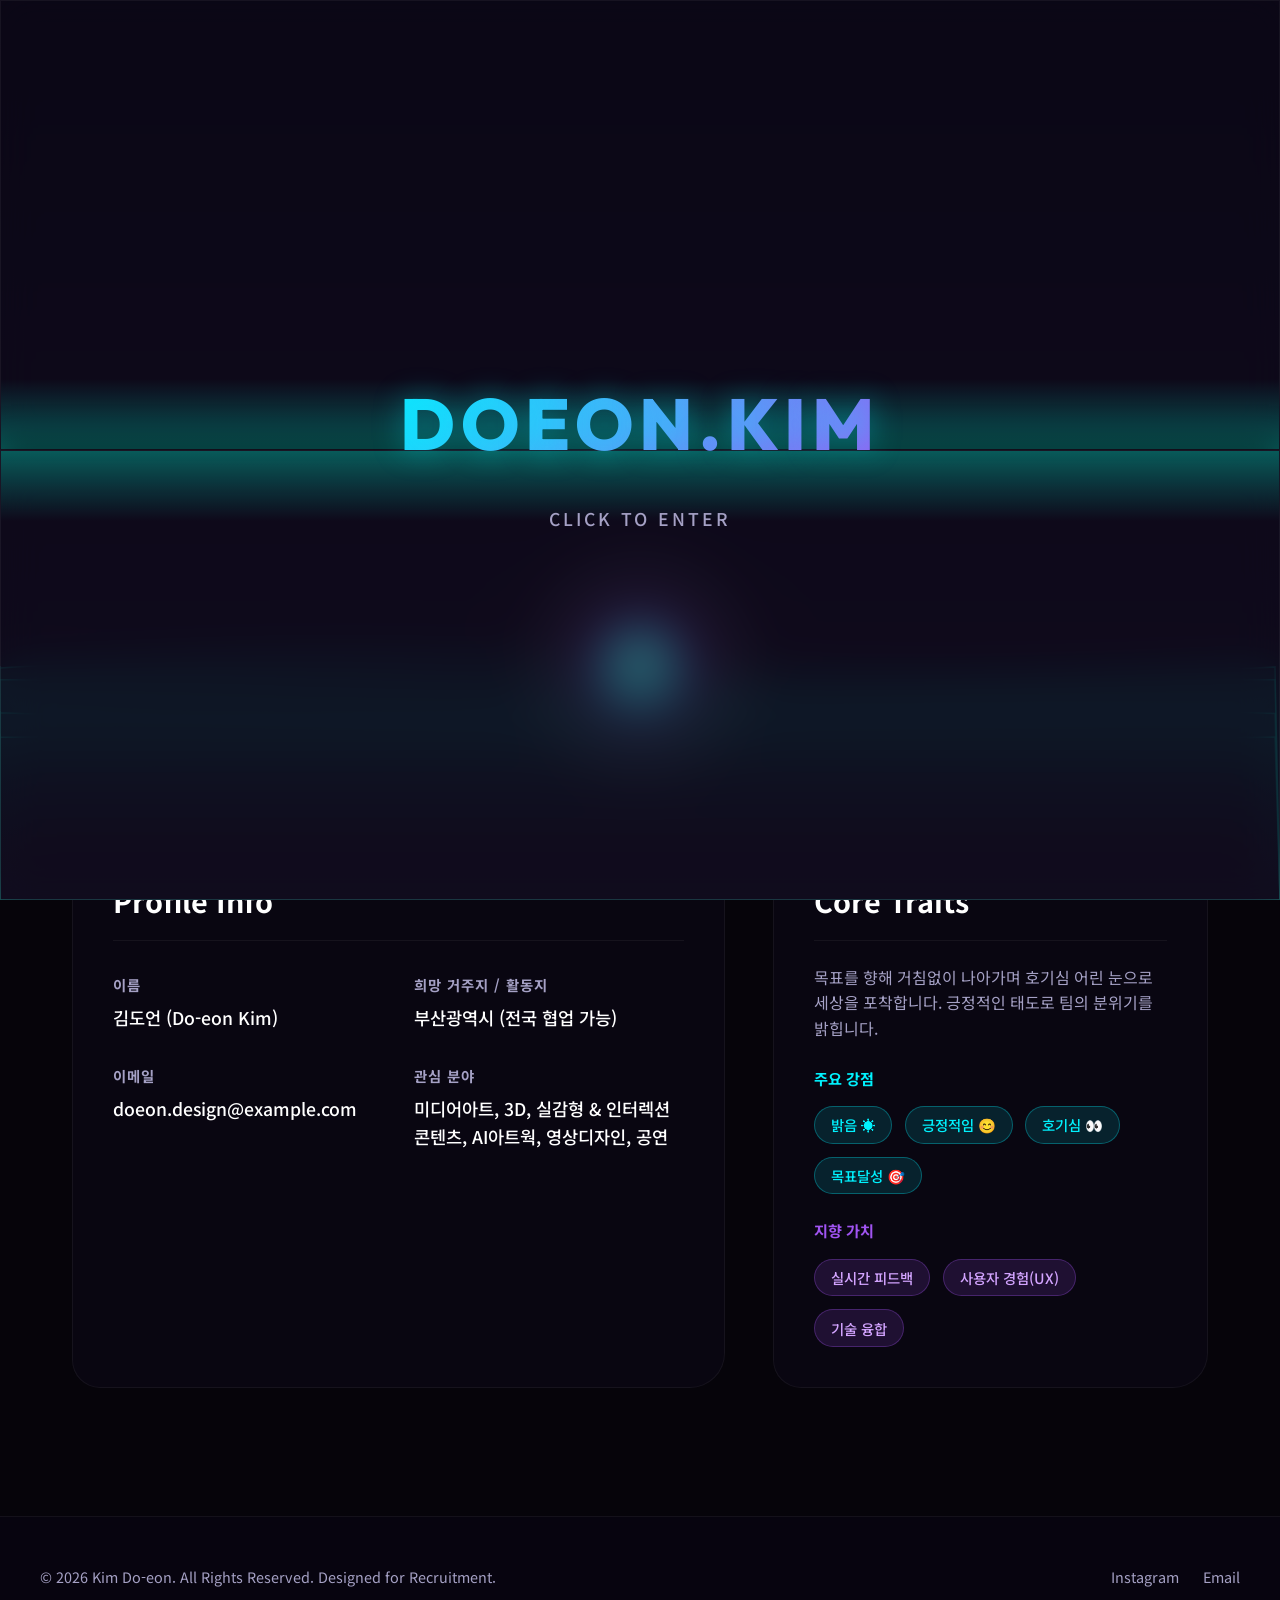
<file: index.html>
<!DOCTYPE html>
<html lang="ko">
<head>
  <meta charset="UTF-8">
  <meta name="viewport" content="width=device-width, initial-scale=1.0">
  <meta name="description" content="김도언 - 미디어아티스트 & 실감형 콘텐츠 디자이너 취업 포트폴리오 웹사이트입니다.">
  <title>김도언 | 개인 포트폴리오</title>
  <link rel="stylesheet" href="style.css">
</head>
<body>

  <!-- Header & Navigation -->
  <header>
    <div class="nav-container">
      <a href="index.html" class="logo">DOEON<span>.KIM</span></a>
      <nav>
        <ul>
          <li><a href="index.html" class="active">인적사항</a></li>
          <li><a href="activity.html">활동사항</a></li>
          <li><a href="skills.html">자격 및 역량</a></li>
        </ul>
      </nav>
    </div>
  </header>

  <!-- Main Container -->
  <main class="container animate-fade-in">
    
    <!-- Hero Section -->
    <section class="hero-section">
      <div class="hero-text">
        <span class="logo" style="font-size: 1.1rem; display: block; margin-bottom: 1rem;">Media Artist & Designer</span>
        <h1>안녕하세요,<br>빛과 공간을 디자인하는<br><span class="highlight">김도언</span>입니다.</h1>
        <p>
          미디어아트, 3D 그래픽스, AI 아트웍의 경계를 넘나들며 사람들에게 몰입감 있는 시각적 경험을 선사합니다. 
          밝고 긍정적인 에너지와 도전을 두려워하지 않는 호기심으로 혁신적인 디지털 실감 콘텐츠를 구축해 나가고 있습니다.
        </p>
        <div style="display: flex; gap: 1rem; flex-wrap: wrap;">
          <a href="activity.html" class="btn btn-primary">포트폴리오 활동 보기</a>
        </div>
      </div>
      <div class="hero-image-wrapper">
        <div class="hero-image-glow"></div>
        <img class="hero-image" src="images/art01.png" alt="김도언 대표 미디어아트 작품">
      </div>
    </section>

    <!-- Profile Detail Section (About Me) -->
    <section>
      <h2 class="section-title"><span>About Me</span>간단 인적사항</h2>
      <div class="profile-grid">
        
        <!-- Left Column: Detailed Info -->
        <div class="glass-card">
          <h2 style="font-size: 1.8rem; margin-bottom: 2rem; border-bottom: 1px solid var(--border-glass); padding-bottom: 1rem;">Profile Info</h2>
          <div class="info-list">
            <div class="info-item">
              <h3>이름</h3>
              <p>김도언 (Do-eon Kim)</p>
            </div>
            <div class="info-item">
              <h3>희망 거주지 / 활동지</h3>
              <p>부산광역시 (전국 협업 가능)</p>
            </div>
            <div class="info-item">
              <h3>이메일</h3>
              <p>doeon.design@example.com</p>
            </div>
            <div class="info-item">
              <h3>관심 분야</h3>
              <p>미디어아트, 3D, 실감형 & 인터렉션 콘텐츠, AI아트웍, 영상디자인, 공연</p>
            </div>
          </div>
        </div>

        <!-- Right Column: Personal Identity & Traits -->
        <div class="glass-card" style="display: flex; flex-direction: column; justify-content: space-between;">
          <div>
            <h2 style="font-size: 1.8rem; margin-bottom: 1.5rem; border-bottom: 1px solid var(--border-glass); padding-bottom: 1rem;">Core Traits</h2>
            <p style="color: var(--text-muted); margin-bottom: 1.5rem;">
              목표를 향해 거침없이 나아가며 호기심 어린 눈으로 세상을 포착합니다. 긍정적인 태도로 팀의 분위기를 밝힙니다.
            </p>
            
            <div style="margin-bottom: 1.5rem;">
              <h4 style="font-size: 0.95rem; color: var(--primary); margin-bottom: 0.5rem;">주요 강점</h4>
              <div class="trait-tags">
                <span class="trait-tag strength">밝음 ☀️</span>
                <span class="trait-tag strength">긍정적임 😊</span>
                <span class="trait-tag strength">호기심 👀</span>
                <span class="trait-tag strength">목표달성 🎯</span>
              </div>
            </div>

            <div>
              <h4 style="font-size: 0.95rem; color: var(--secondary); margin-bottom: 0.5rem;">지향 가치</h4>
              <div class="trait-tags">
                <span class="trait-tag">실시간 피드백</span>
                <span class="trait-tag">사용자 경험(UX)</span>
                <span class="trait-tag">기술 융합</span>
              </div>
            </div>
          </div>
        </div>

      </div>
    </section>

  </main>

  <!-- Footer -->
  <footer>
    <div class="footer-content">
      <p>&copy; 2026 Kim Do-eon. All Rights Reserved. Designed for Recruitment.</p>
      <div class="footer-socials">
        <a href="https://instagram.com" target="_blank">Instagram</a>
        <a href="mailto:doeon.design@example.com">Email</a>
      </div>
    </div>
  </footer>

  <script src="script.js"></script>
</body>
</html>
</file>
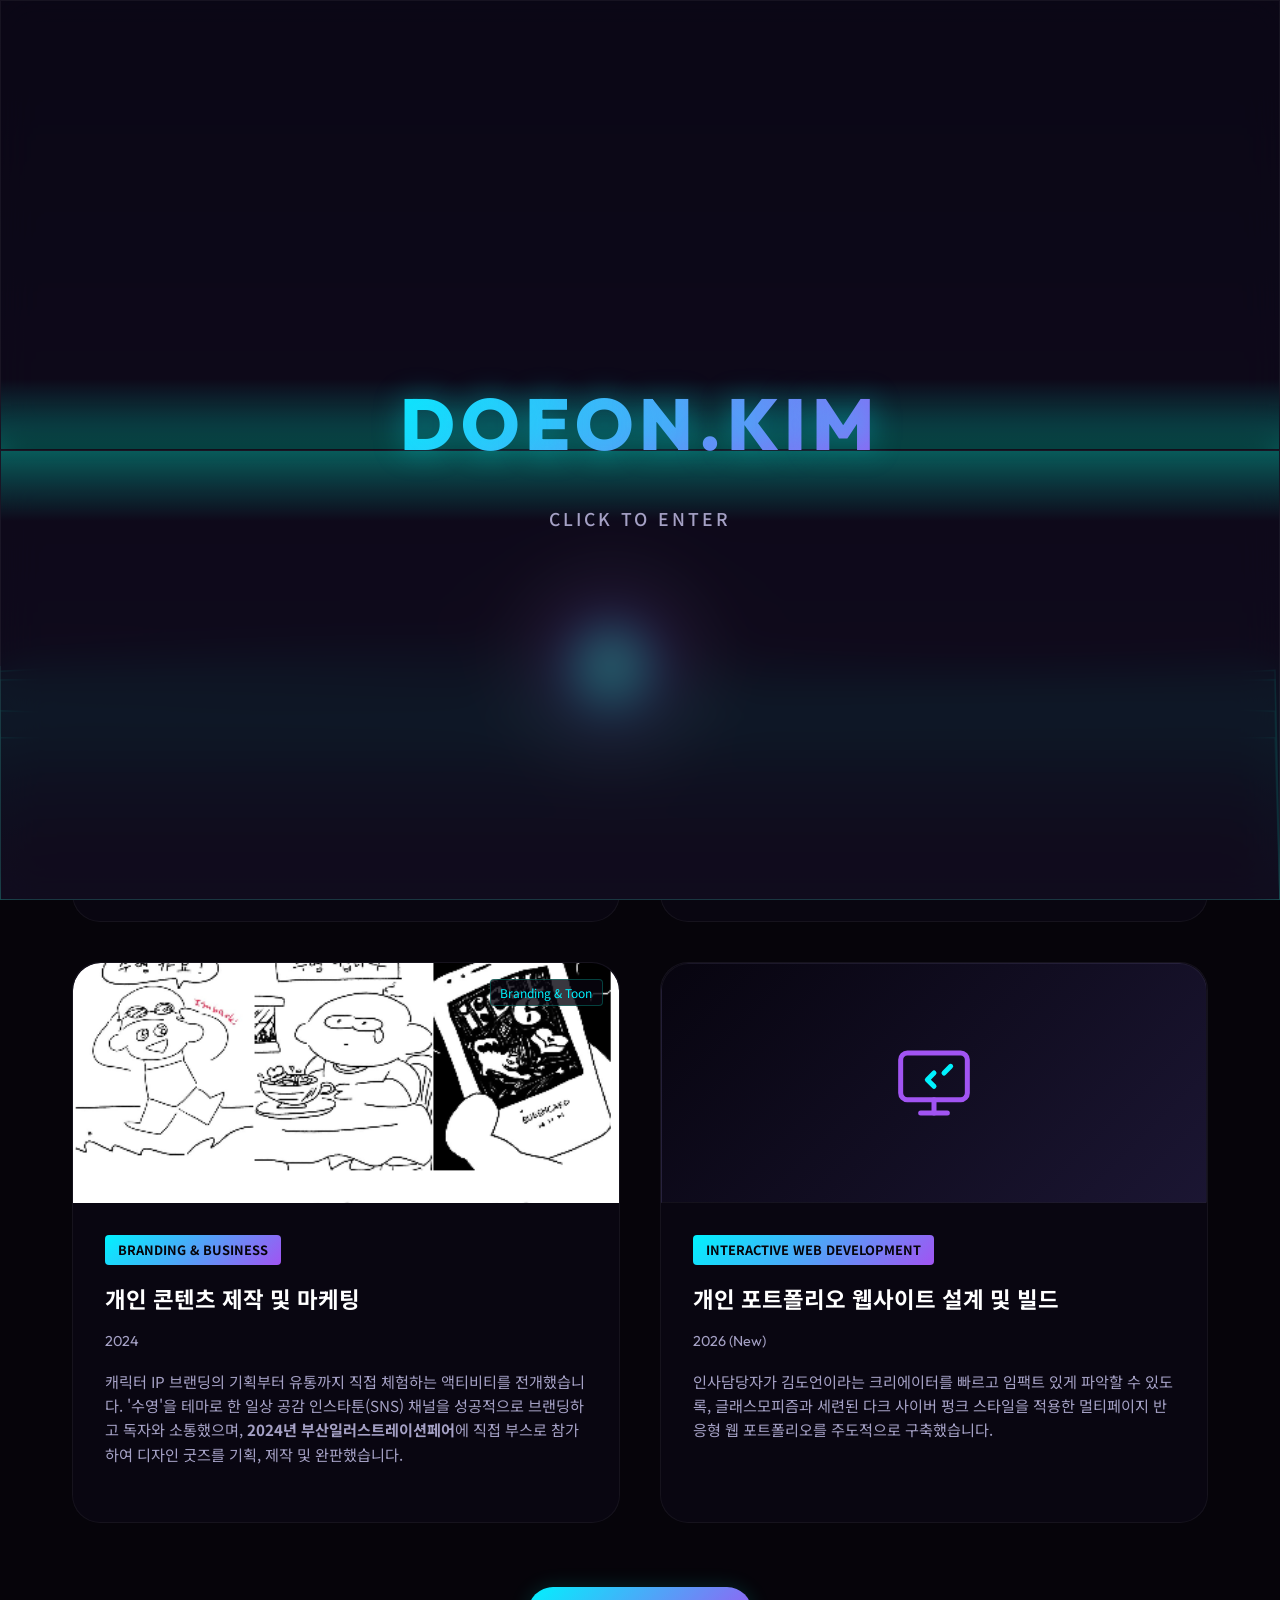
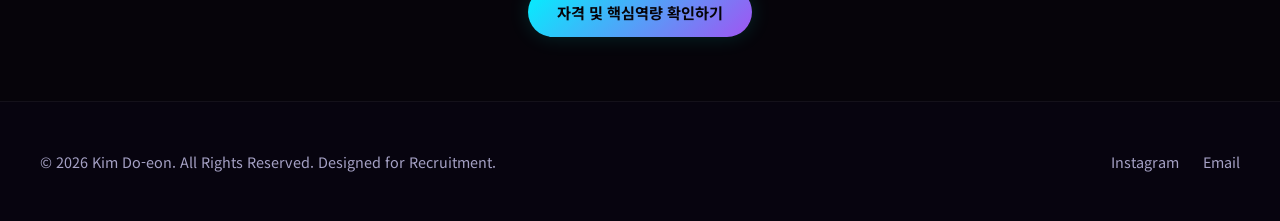
<file: activity.html>
<!DOCTYPE html>
<html lang="ko">
<head>
  <meta charset="UTF-8">
  <meta name="viewport" content="width=device-width, initial-scale=1.0">
  <meta name="description" content="김도언의 프로젝트, 인턴, 전시회, 개인 크리에이티브 활동 내역을 확인하는 활동사항 페이지입니다.">
  <title>활동사항 | 김도언 포트폴리오</title>
  <link rel="stylesheet" href="style.css">
</head>
<body>

  <!-- Header & Navigation -->
  <header>
    <div class="nav-container">
      <a href="index.html" class="logo">DOEON<span>.KIM</span></a>
      <nav>
        <ul>
          <li><a href="index.html">인적사항</a></li>
          <li><a href="activity.html" class="active">활동사항</a></li>
          <li><a href="skills.html">자격 및 역량</a></li>
        </ul>
      </nav>
    </div>
  </header>

  <!-- Main Container -->
  <main class="container animate-fade-in">
    
    <section>
      <h2 class="section-title"><span>My Creative Journey</span>활동사항</h2>
      
      <div class="activities-grid">
        
        <!-- Activity 1: Exhibition & Contest -->
        <div class="glass-card activity-card">
          <div class="activity-img-wrapper">
            <img class="activity-img" src="images/art01.png" alt="미디어아트 작업 전시">
            <div style="position: absolute; top: 1rem; right: 1rem; background: rgba(8,5,16,0.8); border: 1px solid var(--border-neon); padding: 0.2rem 0.6rem; border-radius: 4px; font-size: 0.75rem; color: var(--primary);">Art & Space</div>
          </div>
          <div class="activity-content">
            <span class="activity-badge">Exhibition & Contest</span>
            <h3 class="activity-title">공모전 출품 및 미디어아트 작업 전시</h3>
            <span class="activity-date">2024 - Present</span>
            <p class="activity-desc">
              빛, 소리, 인터랙티브 센서를 융합하여 관람객이 물리적으로 교감할 수 있는 실감형 미디어 전시를 기획 및 디자인했습니다. 
              창작한 AI아트웍 및 3D 렌더링 요소를 결합해 신선한 오디오-비주얼 콘텐츠를 연출하고 여러 공모전에 도전했습니다.
            </p>
          </div>
        </div>

        <!-- Activity 2: Internships -->
        <div class="glass-card activity-card">
          <div class="activity-img-wrapper" style="background: linear-gradient(135deg, rgba(161, 84, 242, 0.4), rgba(0, 242, 254, 0.4)); display: flex; justify-content: center; align-items: center;">
            <!-- SVG Tech/Intern Graphics -->
            <svg style="width: 80px; height: 80px; fill: none; stroke: var(--primary); stroke-width: 1.5;" viewBox="0 0 24 24" stroke-linecap="round" stroke-linejoin="round">
              <path d="M22 19a2 2 0 0 1-2 2H4a2 2 0 0 1-2-2V5a2 2 0 0 1 2-2h5l2 3h9a2 2 0 0 1 2 2z"></path>
              <line x1="12" y1="11" x2="12" y2="17"></line>
              <line x1="9" y1="14" x2="15" y2="14"></line>
            </svg>
          </div>
          <div class="activity-content">
            <span class="activity-badge">Internship</span>
            <h3 class="activity-title">실무 역량 강화를 위한 인턴 활동</h3>
            <span class="activity-date">2023 - 2024</span>
            <div class="activity-desc">
              실제 비즈니스 환경과 대형 프로젝트의 흐름을 학습하기 위해 현장 실무 인턴 프로그램에 참여했습니다.
              <ul>
                <li><strong>ACC 콘텐츠발굴 3단계 인턴십</strong>: 아시아문화전당에서 주관하는 다목적 실감형 콘텐츠 연구 및 기획 서포트.</li>
                <li><strong>부산인력개발원 미래내일일경험</strong>: 3D 컴퓨터 그래픽 및 미디어 제작 파이프라인 실무 프로젝트 수행.</li>
              </ul>
            </div>
          </div>
        </div>

        <!-- Activity 3: Personal Content & Branding -->
        <div class="glass-card activity-card">
          <div class="activity-img-wrapper">
            <img class="activity-img" src="images/instagram.png" alt="수영 SNS 인스타툰 브랜딩">
            <div style="position: absolute; top: 1rem; right: 1rem; background: rgba(8,5,16,0.8); border: 1px solid var(--border-neon); padding: 0.2rem 0.6rem; border-radius: 4px; font-size: 0.75rem; color: var(--primary);">Branding & Toon</div>
          </div>
          <div class="activity-content">
            <span class="activity-badge">Branding & Business</span>
            <h3 class="activity-title">개인 콘텐츠 제작 및 마케팅</h3>
            <span class="activity-date">2024</span>
            <p class="activity-desc">
              캐릭터 IP 브랜딩의 기획부터 유통까지 직접 체험하는 액티비티를 전개했습니다.
              '수영'을 테마로 한 일상 공감 인스타툰(SNS) 채널을 성공적으로 브랜딩하고 독자와 소통했으며,
              <strong>2024년 부산일러스트레이션페어</strong>에 직접 부스로 참가하여 디자인 굿즈를 기획, 제작 및 완판했습니다.
            </p>
          </div>
        </div>

        <!-- Activity 4: Web Portfolio Design -->
        <div class="glass-card activity-card">
          <div class="activity-img-wrapper" style="background: linear-gradient(135deg, rgba(8, 5, 16, 0.9), rgba(30, 24, 55, 0.9)); display: flex; justify-content: center; align-items: center; border: 1px solid var(--border-glass)">
            <!-- Custom Web Tech Icon -->
            <svg style="width: 80px; height: 80px; fill: none; stroke: var(--secondary); stroke-width: 1.5;" viewBox="0 0 24 24" stroke-linecap="round" stroke-linejoin="round">
              <rect x="2" y="3" width="20" height="14" rx="2" ry="2"></rect>
              <line x1="8" y1="21" x2="16" y2="21"></line>
              <line x1="12" y1="17" x2="12" y2="21"></line>
              <path d="M12 9l-2 2 2 2M15 9l2-2-2 2" style="stroke: var(--primary);"></path>
            </svg>
          </div>
          <div class="activity-content">
            <span class="activity-badge">Interactive Web Development</span>
            <h3 class="activity-title">개인 포트폴리오 웹사이트 설계 및 빌드</h3>
            <span class="activity-date">2026 (New)</span>
            <p class="activity-desc">
              인사담당자가 김도언이라는 크리에이터를 빠르고 임팩트 있게 파악할 수 있도록, 
              글래스모피즘과 세련된 다크 사이버 펑크 스타일을 적용한 멀티페이지 반응형 웹 포트폴리오를 주도적으로 구축했습니다.
            </p>
          </div>
        </div>

      </div>
      
      <!-- Call to Action -->
      <div style="text-align: center; margin-top: 2rem;">
        <a href="skills.html" class="btn btn-primary">자격 및 핵심역량 확인하기</a>
      </div>
    </section>

  </main>

  <!-- Footer -->
  <footer>
    <div class="footer-content">
      <p>&copy; 2026 Kim Do-eon. All Rights Reserved. Designed for Recruitment.</p>
      <div class="footer-socials">
        <a href="https://instagram.com" target="_blank">Instagram</a>
        <a href="mailto:doeon.design@example.com">Email</a>
      </div>
    </div>
  </footer>

  <script src="script.js"></script>
</body>
</html>
</file>
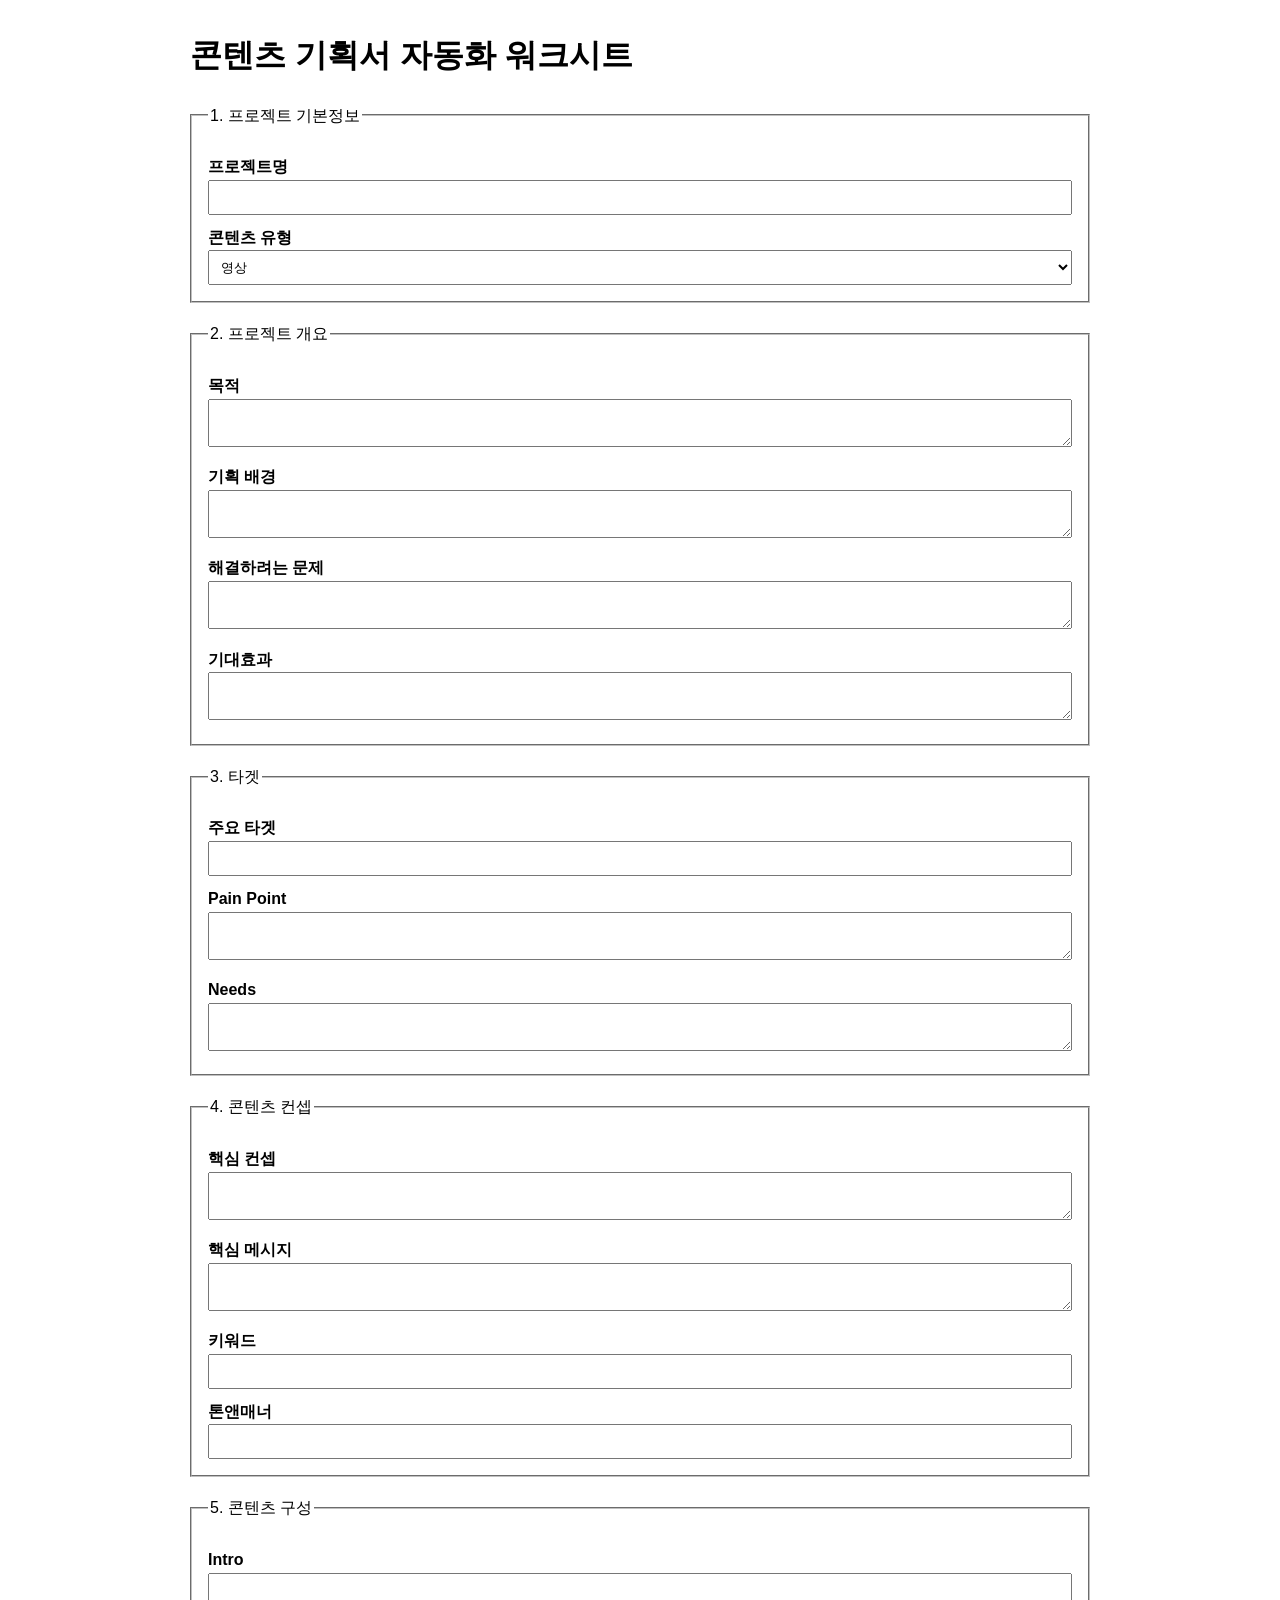
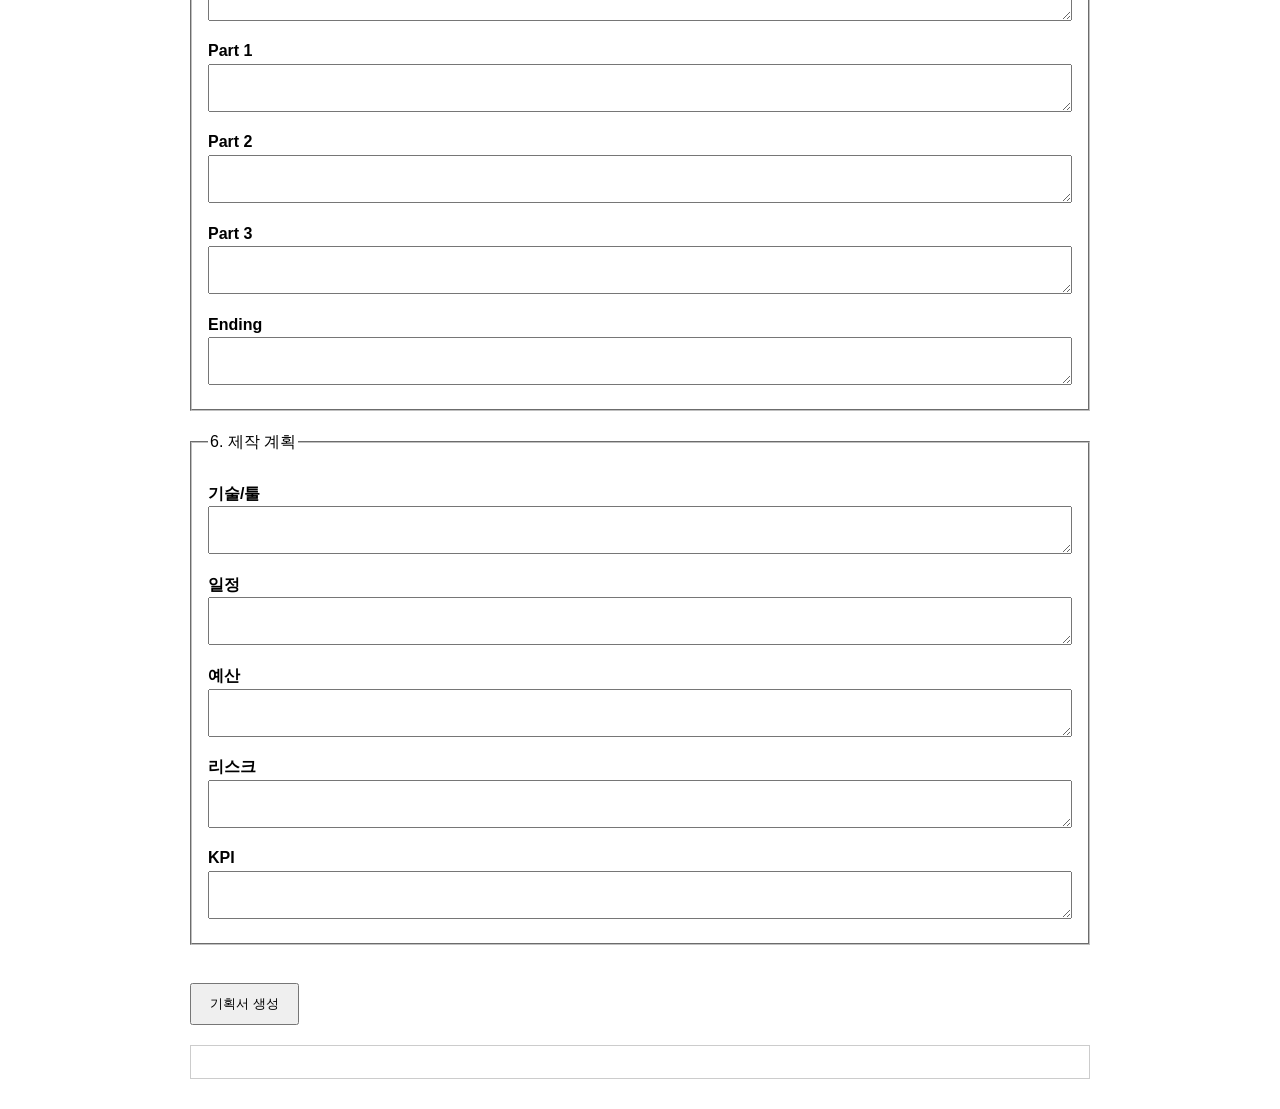
<file: contents_worksheet.html>
<!DOCTYPE html>
<html lang="ko">
<head>
<meta charset="UTF-8">
<title>콘텐츠 기획서 자동화 워크시트</title>
<style>
body{font-family:Arial,sans-serif;max-width:900px;margin:30px auto;line-height:1.6}
fieldset{margin:18px 0;padding:16px}
label{display:block;margin-top:10px;font-weight:bold}
input,textarea,select{width:100%;padding:8px;box-sizing:border-box}
button{padding:10px 18px;margin-top:20px}
#out{white-space:pre-wrap;border:1px solid #ccc;padding:16px;margin-top:20px}
</style>
</head>
<body>
<h1>콘텐츠 기획서 자동화 워크시트</h1>

<form id="f">
<fieldset><legend>1. 프로젝트 기본정보</legend>
<label>프로젝트명<input name="name"></label>
<label>콘텐츠 유형
<select name="type">
<option>영상</option><option>XR</option><option>미디어아트</option><option>전시</option><option>교육</option><option>SNS</option><option>기타</option>
</select></label>
</fieldset>

<fieldset><legend>2. 프로젝트 개요</legend>
<label>목적<textarea name="purpose"></textarea></label>
<label>기획 배경<textarea name="background"></textarea></label>
<label>해결하려는 문제<textarea name="problem"></textarea></label>
<label>기대효과<textarea name="effect"></textarea></label>
</fieldset>

<fieldset><legend>3. 타겟</legend>
<label>주요 타겟<input name="target"></label>
<label>Pain Point<textarea name="pain"></textarea></label>
<label>Needs<textarea name="needs"></textarea></label>
</fieldset>

<fieldset><legend>4. 콘텐츠 컨셉</legend>
<label>핵심 컨셉<textarea name="concept"></textarea></label>
<label>핵심 메시지<textarea name="message"></textarea></label>
<label>키워드<input name="keywords"></label>
<label>톤앤매너<input name="tone"></label>
</fieldset>

<fieldset><legend>5. 콘텐츠 구성</legend>
<label>Intro<textarea name="intro"></textarea></label>
<label>Part 1<textarea name="p1"></textarea></label>
<label>Part 2<textarea name="p2"></textarea></label>
<label>Part 3<textarea name="p3"></textarea></label>
<label>Ending<textarea name="ending"></textarea></label>
</fieldset>

<fieldset><legend>6. 제작 계획</legend>
<label>기술/툴<textarea name="tech"></textarea></label>
<label>일정<textarea name="schedule"></textarea></label>
<label>예산<textarea name="budget"></textarea></label>
<label>리스크<textarea name="risk"></textarea></label>
<label>KPI<textarea name="kpi"></textarea></label>
</fieldset>

<button type="button" onclick="gen()">기획서 생성</button>
</form>

<div id="out"></div>

<script>
function v(n){return document.querySelector('[name='+n+']').value;}
function gen(){
let t=`# 콘텐츠 기획서

## 프로젝트 기본정보
- 프로젝트명: ${v('name')}
- 콘텐츠 유형: ${v('type')}

## 프로젝트 개요
- 목적: ${v('purpose')}
- 기획 배경: ${v('background')}
- 해결하려는 문제: ${v('problem')}
- 기대효과: ${v('effect')}

## 타겟
- 대상: ${v('target')}
- Pain Point: ${v('pain')}
- Needs: ${v('needs')}

## 콘텐츠 컨셉
- 핵심 컨셉: ${v('concept')}
- 핵심 메시지: ${v('message')}
- 키워드: ${v('keywords')}
- 톤앤매너: ${v('tone')}

## 콘텐츠 구성
1. Intro: ${v('intro')}
2. Part1: ${v('p1')}
3. Part2: ${v('p2')}
4. Part3: ${v('p3')}
5. Ending: ${v('ending')}

## 제작 계획
- 기술/툴: ${v('tech')}
- 일정: ${v('schedule')}
- 예산: ${v('budget')}
- 리스크: ${v('risk')}
- KPI: ${v('kpi')}
`;
document.getElementById('out').textContent=t;
}
</script>
</body>
</html>
</file>
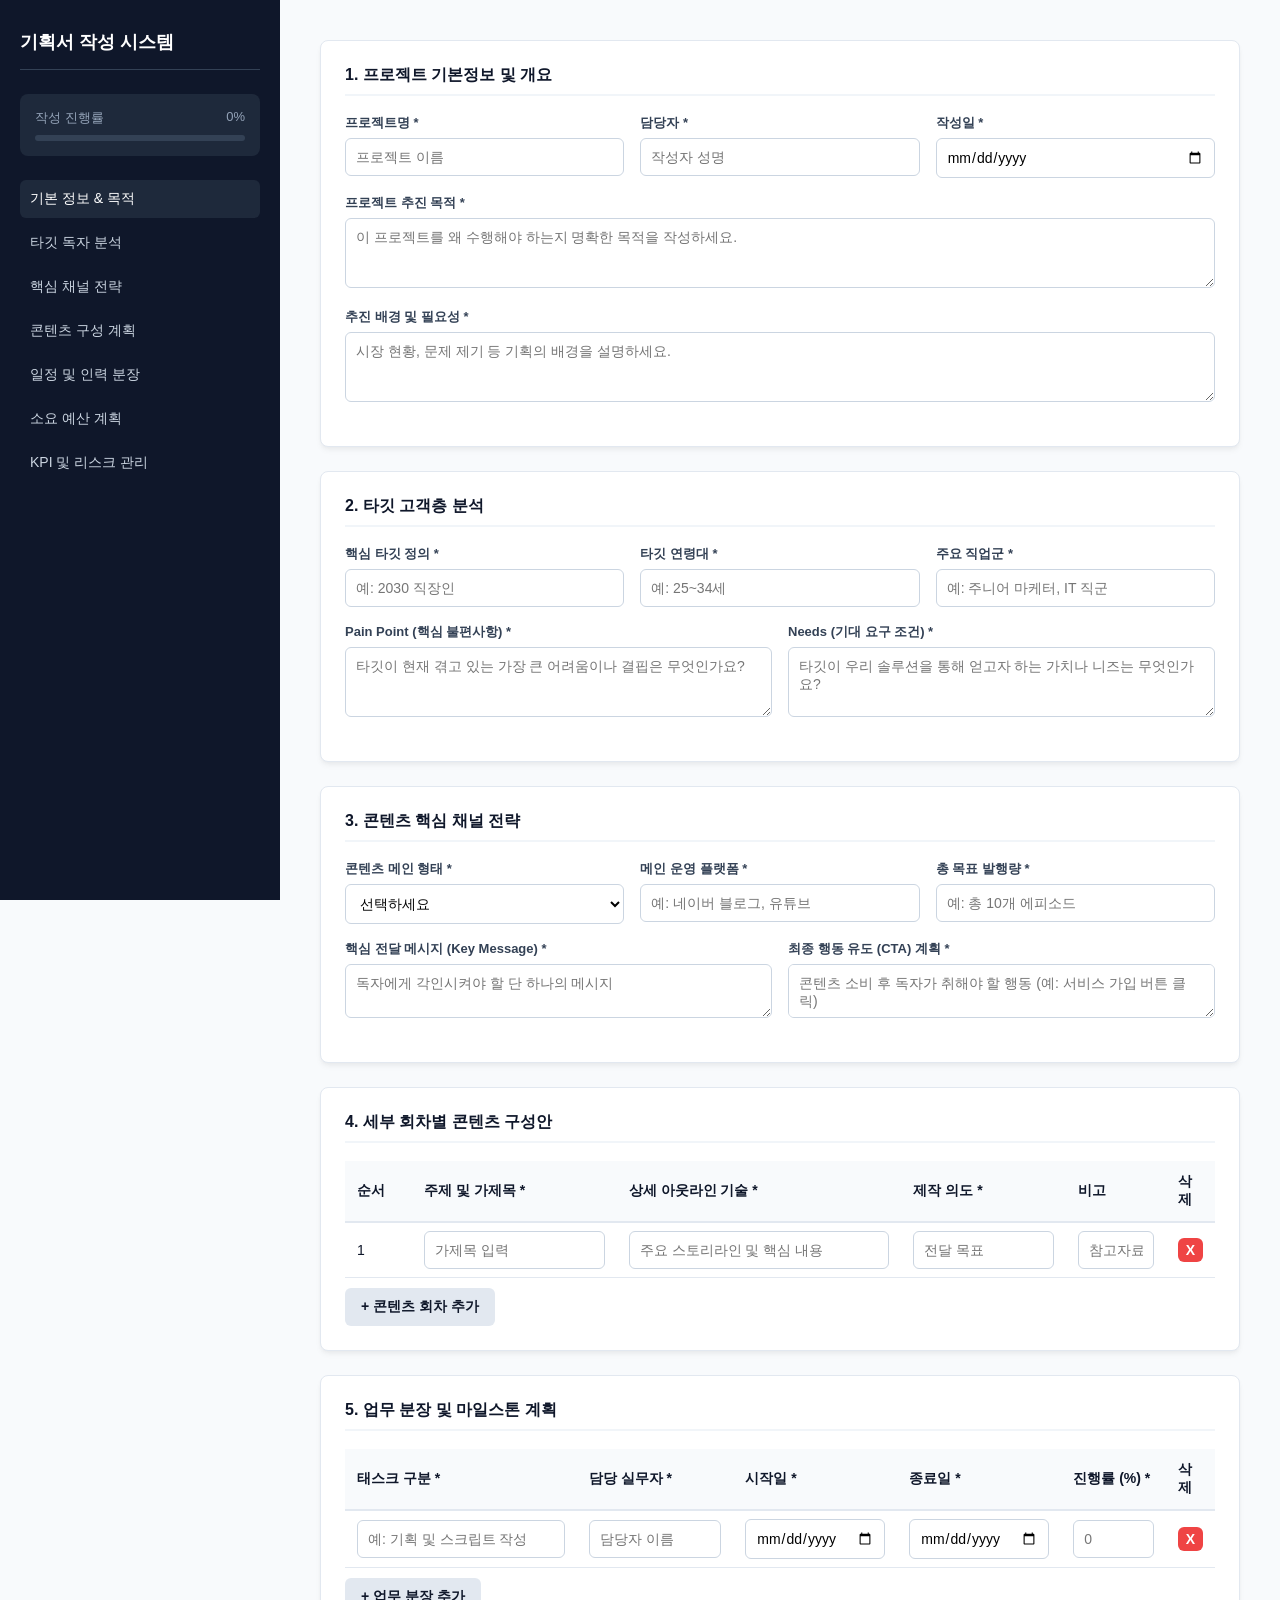
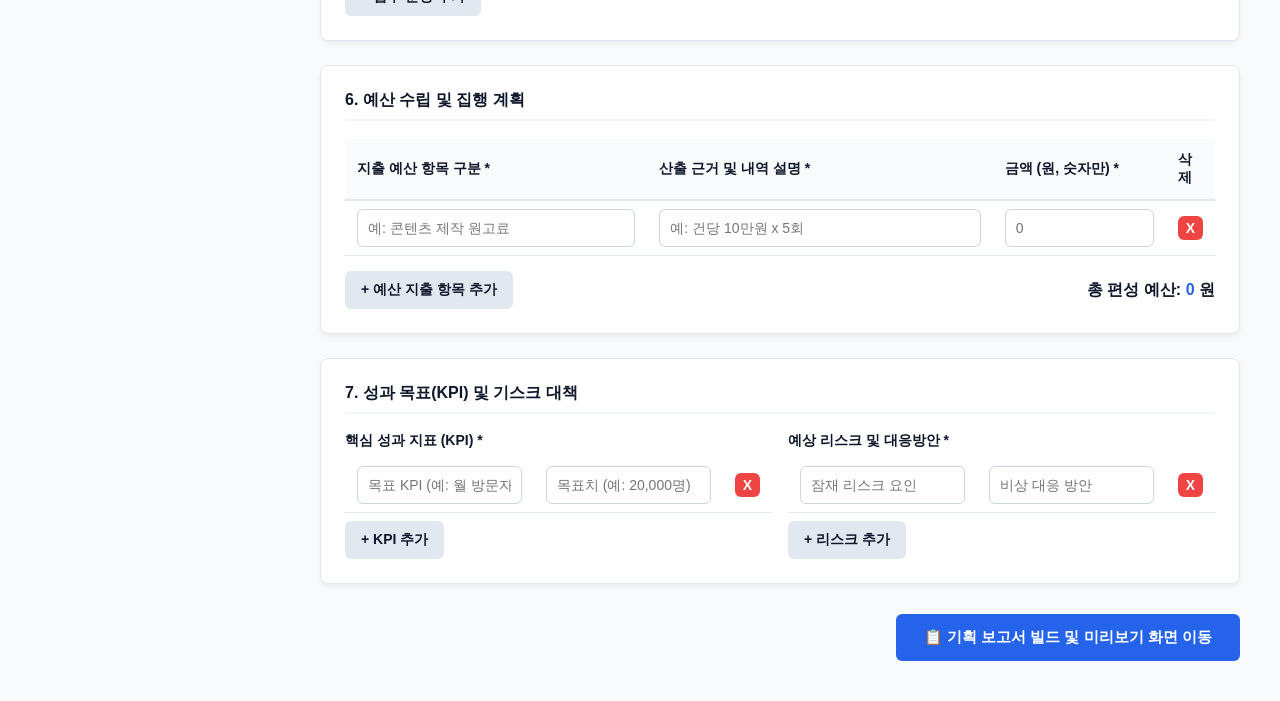
<file: gigi.html>
<!DOCTYPE html>
<html lang="ko">
<head>
    <meta charset="UTF-8">
    <meta name="viewport" content="width=device-width, initial-scale=1.0">
    <title>콘텐츠 기획서 자동화 시스템</title>
    <style>
        :root {
            --primary: #2563eb;
            --primary-hover: #1d4ed8;
            --bg-main: #f8fafc;
            --bg-card: #ffffff;
            --text-dark: #0f172a;
            --text-muted: #64748b;
            --border: #cbd5e1;
            --danger: #ef4444;
            --success: #10b981;
            --radius: 8px;
            --shadow: 0 4px 6px -1px rgba(0,0,0,0.05), 0 2px 4px -1px rgba(0,0,0,0.03);
        }

        * { box-sizing: border-box; margin: 0; padding: 0; font-family: -apple-system, BlinkMacSystemFont, "Segoe UI", Roboto, "Helvetica Neue", Arial, sans-serif; }
        body { background-color: var(--bg-main); color: var(--text-dark); display: flex; min-height: 100vh; }

        /* 토스트 알림 */
        .toast-container { position: fixed; bottom: 20px; right: 20px; z-index: 1000; display: flex; flex-direction: column; gap: 10px; }
        .toast { background: var(--text-dark); color: white; padding: 12px 24px; border-radius: var(--radius); box-shadow: var(--shadow); font-size: 14px; animation: fadeIn 0.2s ease; }

        /* 공통 스타일 */
        button { cursor: pointer; border: none; padding: 10px 16px; border-radius: 6px; font-weight: 600; font-size: 14px; display: inline-flex; align-items: center; gap: 6px; transition: all 0.2s; }
        .btn-primary { background: var(--primary); color: white; }
        .btn-primary:hover { background: var(--primary-hover); }
        .btn-secondary { background: #e2e8f0; color: var(--text-dark); }
        .btn-secondary:hover { background: #cbd5e1; }
        .btn-danger { background: var(--danger); color: white; }
        .btn-success { background: var(--success); color: white; }
        
        input, textarea, select { width: 100%; padding: 10px; border: 1px solid var(--border); border-radius: 6px; font-size: 14px; background: #fff; }
        input:focus, textarea:focus, select:focus { outline: none; border-color: var(--primary); box-shadow: 0 0 0 3px rgba(37,99,235,0.1); }
        .invalid { border-color: var(--danger) !important; background-color: #fef2f2; }

        /* 에디터 레이아웃 */
        #editor-view { display: flex; width: 100%; }
        
        /* 사이드바 */
        aside { width: 280px; background: #0f172a; color: white; padding: 30px 20px; position: fixed; top:0; bottom:0; display: flex; flex-direction: column; gap: 24px; }
        aside h2 { font-size: 18px; font-weight: 700; border-bottom: 1px solid #334155; padding-bottom: 15px; }
        .progress-container { background: #1e293b; padding: 15px; border-radius: var(--radius); }
        .progress-label { display: flex; justify-content: space-between; font-size: 13px; margin-bottom: 8px; color: #94a3b8; }
        .progress-bg { background: #334155; height: 6px; border-radius: 3px; overflow: hidden; }
        .progress-fill { height: 100%; width: 0%; background: var(--success); transition: width 0.3s; }
        .sidebar-menu { list-style: none; display: flex; flex-direction: column; gap: 6px; overflow-y: auto; }
        .sidebar-menu a { display: block; color: #cbd5e1; padding: 10px; border-radius: 6px; text-decoration: none; font-size: 14px; }
        .sidebar-menu a:hover, .sidebar-menu li.active a { background: #1e293b; color: white; }

        /* 메인 콘텐츠 영역 */
        main { margin-left: 280px; flex: 1; padding: 40px; max-width: 1120px; }
        .card { background: var(--bg-card); border-radius: var(--radius); padding: 24px; margin-bottom: 24px; box-shadow: var(--shadow); border: 1px solid #e2e8f0; scroll-margin-top: 24px; }
        .card h3 { font-size: 16px; color: var(--text-dark); margin-bottom: 18px; padding-bottom: 8px; border-bottom: 2px solid #f1f5f9; }
        
        .grid-2 { display: grid; grid-template-columns: repeat(2, 1fr); gap: 16px; }
        .grid-3 { display: grid; grid-template-columns: repeat(3, 1fr); gap: 16px; }
        .form-item { margin-bottom: 16px; }
        .form-item label { display: block; font-size: 13px; font-weight: 600; margin-bottom: 6px; color: #334155; }
        
        /* 테이블 스타일 */
        .table-responsive { overflow-x: auto; margin: 10px 0; }
        table { width: 100%; border-collapse: collapse; text-align: left; font-size: 14px; }
        th { background: #f8fafc; padding: 12px; font-weight: 600; border-bottom: 2px solid #e2e8f0; }
        td { padding: 8px 12px; border-bottom: 1px solid #e2e8f0; }

        /* 보고서 미리보기 뷰 */
        #report-view { display: none; width: 100%; background: #64748b; min-height: 100vh; padding: 40px 0; flex-direction: column; align-items: center; }
        .toolbar { width: 210mm; background: white; padding: 12px 24px; margin-bottom: 20px; border-radius: var(--radius); box-shadow: var(--shadow); display: flex; justify-content: space-between; align-items: center; position: sticky; top: 10px; z-index: 100; }
        
        /* A4 종이 규격 스타일링 */
        .page { width: 210mm; min-height: 297mm; background: white; padding: 20mm; margin-bottom: 20px; box-shadow: 0 4px 10px rgba(0,0,0,0.15); position: relative; box-sizing: border-box; display: flex; flex-direction: column; color: #000; }
        .page-cover { justify-content: center; align-items: center; text-align: center; border: 4px double #1e293b; }
        .page-cover h1 { font-size: 32px; margin-bottom: 40px; font-weight: 800; line-height: 1.3; }
        .cover-info { width: 60%; margin-top: 60px; border-top: 1px solid #000; padding-top: 20px; font-size: 15px; text-align: left; line-height: 2; }
        .cover-info div { display: flex; justify-content: space-between; }
        
        .rep-header { display: flex; justify-content: space-between; font-size: 11px; color: var(--text-muted); border-bottom: 1px solid #cbd5e1; padding-bottom: 6px; margin-bottom: 20px; }
        .rep-footer { position: absolute; bottom: 15mm; left: 0; right: 0; text-align: center; font-size: 11px; color: var(--text-muted); }
        
        .rep-content h2 { font-size: 18px; font-weight: 700; border-left: 5px solid var(--text-dark); padding-left: 10px; margin: 24px 0 14px 0; }
        .rep-content h3 { font-size: 14px; margin: 14px 0 8px 0; color: #334155; }
        .rep-content p { font-size: 13px; line-height: 1.6; margin-bottom: 10px; text-align: justify; white-space: pre-wrap; }
        
        .rep-table { width: 100%; border-collapse: collapse; margin: 12px 0; font-size: 12px; }
        .rep-table th { background: #f1f5f9 !important; border: 1px solid #94a3b8; padding: 8px; text-align: center; color: #000; }
        .rep-table td { border: 1px solid #94a3b8; padding: 8px; vertical-align: middle; background: #fff; }
        .ai-summary { background: #f8fafc; border: 1px dashed var(--border); padding: 15px; border-radius: 6px; font-style: italic; color: var(--text-muted); margin-top: 10px; font-size: 13px; }

        /* 인쇄 미디어 쿼리 */
        @media print {
            body { background: white !important; }
            #editor-view, .toolbar { display: none !important; }
            #report-view { display: block !important; background: transparent !important; padding: 0 !important; }
            .page { margin: 0 !important; box-shadow: none !important; page-break-after: always !important; width: 100% !important; height: 100% !important; padding: 20mm !important; }
            .page:last-child { page-break-after: avoid !important; }
            .rep-table th { background: #f1f5f9 !important; -webkit-print-color-adjust: exact; print-color-adjust: exact; }
        }
    </style>
</head>
<body>

    <div class="toast-container" id="toast-box"></div>

    <!-- [1] 입력 화면 구역 -->
    <div id="editor-view">
        <aside>
            <h2>기획서 작성 시스템</h2>
            <div class="progress-container">
                <div class="progress-label"><span>작성 진행률</span><span id="prog-txt">0%</span></div>
                <div class="progress-bg"><div class="progress-fill" id="prog-bar"></div></div>
            </div>
            <ul class="sidebar-menu">
                <li class="active"><a href="#card-base">기본 정보 & 목적</a></li>
                <li><a href="#card-target">타깃 독자 분석</a></li>
                <li><a href="#card-strategy">핵심 채널 전략</a></li>
                <li><a href="#card-detail">콘텐츠 구성 계획</a></li>
                <li><a href="#card-schedule">일정 및 인력 분장</a></li>
                <li><a href="#card-budget">소요 예산 계획</a></li>
                <li><a href="#card-risk">KPI 및 리스크 관리</a></li>
            </ul>
        </aside>

        <main>
            <form id="plan-form" oninput="calculateProgress()">
                <!-- 기본정보 -->
                <section class="card" id="card-base">
                    <h3>1. 프로젝트 기본정보 및 개요</h3>
                    <div class="grid-3">
                        <div class="form-item"><label>프로젝트명 *</label><input type="text" id="p-name" required placeholder="프로젝트 이름"></div>
                        <div class="form-item"><label>담당자 *</label><input type="text" id="p-author" required placeholder="작성자 성명"></div>
                        <div class="form-item"><label>작성일 *</label><input type="date" id="p-date" required></div>
                    </div>
                    <div class="form-item"><label>프로젝트 추진 목적 *</label><textarea id="p-purpose" rows="3" required placeholder="이 프로젝트를 왜 수행해야 하는지 명확한 목적을 작성하세요."></textarea></div>
                    <div class="form-item"><label>추진 배경 및 필요성 *</label><textarea id="p-bg" rows="3" required placeholder="시장 현황, 문제 제기 등 기획의 배경을 설명하세요."></textarea></div>
                </section>

                <!-- 타깃 분석 -->
                <section class="card" id="card-target">
                    <h3>2. 타깃 고객층 분석</h3>
                    <div class="grid-3">
                        <div class="form-item"><label>핵심 타깃 정의 *</label><input type="text" id="t-main" required placeholder="예: 2030 직장인"></div>
                        <div class="form-item"><label>타깃 연령대 *</label><input type="text" id="t-age" required placeholder="예: 25~34세"></div>
                        <div class="form-item"><label>주요 직업군 *</label><input type="text" id="t-job" required placeholder="예: 주니어 마케터, IT 직군"></div>
                    </div>
                    <div class="grid-2">
                        <div class="form-item"><label>Pain Point (핵심 불편사항) *</label><textarea id="t-pain" rows="3" required placeholder="타깃이 현재 겪고 있는 가장 큰 어려움이나 결핍은 무엇인가요?"></textarea></div>
                        <div class="form-item"><label>Needs (기대 요구 조건) *</label><textarea id="t-needs" rows="3" required placeholder="타깃이 우리 솔루션을 통해 얻고자 하는 가치나 니즈는 무엇인가요?"></textarea></div>
                    </div>
                </section>

                <!-- 전략 수립 -->
                <section class="card" id="card-strategy">
                    <h3>3. 콘텐츠 핵심 채널 전략</h3>
                    <div class="grid-3">
                        <div class="form-item">
                            <label>콘텐츠 메인 형태 *</label>
                            <select id="s-type" required>
                                <option value="">선택하세요</option>
                                <option value="블로그 상세 포스팅">블로그 상세 포스팅</option>
                                <option value="숏폼 동영상 콘텐츠">숏폼 동영상 콘텐츠</option>
                                <option value="인스타그램 카드뉴스">인스타그램 카드뉴스</option>
                                <option value="뉴스레터 아티클">뉴스레터 아티클</option>
                            </select>
                        </div>
                        <div class="form-item"><label>메인 운영 플랫폼 *</label><input type="text" id="s-platform" required placeholder="예: 네이버 블로그, 유튜브"></div>
                        <div class="form-item"><label>총 목표 발행량 *</label><input type="text" id="s-count" required placeholder="예: 총 10개 에피소드"></div>
                    </div>
                    <div class="grid-2">
                        <div class="form-item"><label>핵심 전달 메시지 (Key Message) *</label><textarea id="s-msg" rows="2" required placeholder="독자에게 각인시켜야 할 단 하나의 메시지"></textarea></div>
                        <div class="form-item"><label>최종 행동 유도 (CTA) 계획 *</label><textarea id="s-cta" rows="2" required placeholder="콘텐츠 소비 후 독자가 취해야 할 행동 (예: 서비스 가입 버튼 클릭)"></textarea></div>
                    </div>
                </section>

                <!-- 상세 계획 테이블 -->
                <section class="card" id="card-detail">
                    <h3>4. 세부 회차별 콘텐츠 구성안</h3>
                    <div class="table-responsive">
                        <table id="t-detail-rows">
                            <thead>
                                <tr>
                                    <th style="width: 8%;">순서</th>
                                    <th style="width: 25%;">주제 및 가제목 *</th>
                                    <th style="width: 35%;">상세 아웃라인 기술 *</th>
                                    <th style="width: 20%;">제작 의도 *</th>
                                    <th style="width: 12%;">비고</th>
                                    <th style="width: 5%;">삭제</th>
                                </tr>
                            </thead>
                            <tbody>
                                <tr>
                                    <td>1</td>
                                    <td><input type="text" required placeholder="가제목 입력"></td>
                                    <td><input type="text" required placeholder="주요 스토리라인 및 핵심 내용"></td>
                                    <td><input type="text" required placeholder="전달 목표"></td>
                                    <td><input type="text" placeholder="참고자료 등"></td>
                                    <td><button type="button" class="btn-danger" onclick="removeRow(this)" style="padding:4px 8px;">X</button></td>
                                </tr>
                            </tbody>
                        </table>
                    </div>
                    <button type="button" class="btn-secondary" onclick="addRow('t-detail-rows')">+ 콘텐츠 회차 추가</button>
                </section>

                <!-- 일정 및 작업 분장 -->
                <section class="card" id="card-schedule">
                    <h3>5. 업무 분장 및 마일스톤 계획</h3>
                    <div class="table-responsive">
                        <table id="t-schedule-rows">
                            <thead>
                                <tr>
                                    <th>태스크 구분 *</th>
                                    <th style="width: 18%;">담당 실무자 *</th>
                                    <th style="width: 18%;">시작일 *</th>
                                    <th style="width: 18%;">종료일 *</th>
                                    <th style="width: 12%;">진행률 (%) *</th>
                                    <th style="width: 5%;">삭제</th>
                                </tr>
                            </thead>
                            <tbody>
                                <tr>
                                    <td><input type="text" required placeholder="예: 기획 및 스크립트 작성"></td>
                                    <td><input type="text" required placeholder="담당자 이름"></td>
                                    <td><input type="date" required></td>
                                    <td><input type="date" required></td>
                                    <td><input type="number" required min="0" max="100" placeholder="0"></td>
                                    <td><button type="button" class="btn-danger" onclick="removeRow(this)" style="padding:4px 8px;">X</button></td>
                                </tr>
                            </tbody>
                        </table>
                    </div>
                    <button type="button" class="btn-secondary" onclick="addRow('t-schedule-rows')">+ 업무 분장 추가</button>
                </section>

                <!-- 예산 수립 계획 -->
                <section class="card" id="card-budget">
                    <h3>6. 예산 수립 및 집행 계획</h3>
                    <div class="table-responsive">
                        <table id="t-budget-rows">
                            <thead>
                                <tr>
                                    <th style="width: 35%;">지출 예산 항목 구분 *</th>
                                    <th style="width: 40%;">산출 근거 및 내역 설명 *</th>
                                    <th style="width: 20%;">금액 (원, 숫자만) *</th>
                                    <th style="width: 5%;">삭제</th>
                                </tr>
                            </thead>
                            <tbody>
                                <tr>
                                    <td><input type="text" required placeholder="예: 콘텐츠 제작 원고료"></td>
                                    <td><input type="text" required placeholder="예: 건당 10만원 x 5회"></td>
                                    <td><input type="number" required class="cost-input" placeholder="0" oninput="updateTotalBudget()"></td>
                                    <td><button type="button" class="btn-danger" onclick="removeRow(this)" style="padding:4px 8px;">X</button></td>
                                </tr>
                            </tbody>
                        </table>
                    </div>
                    <div style="display:flex; justify-content:space-between; align-items:center; margin-top:15px;">
                        <button type="button" class="btn-secondary" onclick="addRow('t-budget-rows')">+ 예산 지출 항목 추가</button>
                        <div style="font-size:16px; font-weight:700;">총 편성 예산: <span id="budget-sum" style="color:var(--primary);">0</span> 원</div>
                    </div>
                </section>

                <!-- KPI & 리스크 관리 -->
                <section class="card" id="card-risk">
                    <h3>7. 성과 목표(KPI) 및 기스크 대책</h3>
                    <div class="grid-2">
                        <div>
                            <label style="display:block; font-size:14px; font-weight:600; margin-bottom:8px;">핵심 성과 지표 (KPI) *</label>
                            <table id="t-kpi-rows">
                                <tbody>
                                    <tr>
                                        <td><input type="text" required placeholder="목표 KPI (예: 월 방문자수)"></td>
                                        <td><input type="text" required placeholder="목표치 (예: 20,000명)"></td>
                                        <td><button type="button" class="btn-danger" onclick="removeRow(this)" style="padding:4px 8px;">X</button></td>
                                    </tr>
                                </tbody>
                            </table>
                            <button type="button" class="btn-secondary" onclick="addRow('t-kpi-rows')" style="margin-top:8px;">+ KPI 추가</button>
                        </div>
                        <div>
                            <label style="display:block; font-size:14px; font-weight:600; margin-bottom:8px;">예상 리스크 및 대응방안 *</label>
                            <table id="t-risk-rows">
                                <tbody>
                                    <tr>
                                        <td><input type="text" required placeholder="잠재 리스크 요인"></td>
                                        <td><input type="text" required placeholder="비상 대응 방안"></td>
                                        <td><button type="button" class="btn-danger" onclick="removeRow(this)" style="padding:4px 8px;">X</button></td>
                                    </tr>
                                </tbody>
                            </table>
                            <button type="button" class="btn-secondary" onclick="addRow('t-risk-rows')" style="margin-top:8px;">+ 리스크 추가</button>
                        </div>
                    </div>
                </section>

                <!-- 보고서 빌드 트리거 -->
                <div style="text-align:right; margin-top:30px;">
                    <button type="button" class="btn-primary" style="padding:14px 28px; font-size:15px;" onclick="buildReport()">
                        📋 기획 보고서 빌드 및 미리보기 화면 이동
                    </button>
                </div>
            </form>
        </main>
    </div>

    <!-- [2] 보고서 미리보기/인쇄 뷰 구역 -->
    <div id="report-view">
        <div class="toolbar">
            <button type="button" class="btn-secondary" onclick="exitReport()">← 양식 수정하기</button>
            <div style="display:flex; gap:10px;">
                <button type="button" class="btn-success" onclick="exportDataJSON()">JSON 백업</button>
                <button type="button" class="btn-success" onclick="exportReportHTML()">HTML 저장</button>
                <button type="button" class="btn-primary" onclick="triggerPrint()">PDF / 인쇄하기</button>
            </div>
        </div>

        <div id="report-pages-output">
            <!-- 동적으로 생성된 A4 단위 보고서 규격이 주입되는 구역 -->
        </div>
    </div>

    <script>
        // 전역 상태 마스터 객체 구조 정의
        let docState = { meta: {}, tables: {} };

        window.addEventListener('DOMContentLoaded', () => {
            setupSidebarNav();
            loadCachedData();
            calculateProgress();
        });

        function makeToast(msg) {
            const box = document.getElementById('toast-box');
            const el = document.createElement('div');
            el.className = 'toast';
            el.innerText = msg;
            box.appendChild(el);
            setTimeout(() => el.remove(), 2800);
        }

        function setupSidebarNav() {
            document.querySelectorAll('.sidebar-menu a').forEach(anchor => {
                anchor.addEventListener('click', function(e) {
                    e.preventDefault();
                    const target = document.querySelector(this.getAttribute('href'));
                    if(target) {
                        target.scrollIntoView({ behavior: 'smooth' });
                        document.querySelectorAll('.sidebar-menu li').forEach(li => li.classList.remove('active'));
                        this.parentElement.classList.add('active');
                    }
                });
            });
        }

        // 행 동적 관리 시스템
        function addRow(tableId) {
            const table = document.getElementById(tableId);
            const tbody = table.querySelector('tbody');
            const tr = document.createElement('tr');

            if(tableId === 't-detail-rows') {
                const num = tbody.children.length + 1;
                tr.innerHTML = `<td>${num}</td><td><input type="text" required placeholder="가제목 입력"></td><td><input type="text" required placeholder="주요 스토리라인 및 핵심 내용"></td><td><input type="text" required placeholder="전달 목표"></td><td><input type="text" placeholder="참고자료 등"></td><td><button type="button" class="btn-danger" onclick="removeRow(this)" style="padding:4px 8px;">X</button></td>`;
            } else if(tableId === 't-schedule-rows') {
                tr.innerHTML = `<td><input type="text" required placeholder="작업 구분 명칭"></td><td><input type="text" required placeholder="담당자 이름"></td><td><input type="date" required></td><td><input type="date" required></td><td><input type="number" required min="0" max="100" placeholder="0"></td><td><button type="button" class="btn-danger" onclick="removeRow(this)" style="padding:4px 8px;">X</button></td>`;
            } else if(tableId === 't-budget-rows') {
                tr.innerHTML = `<td><input type="text" required placeholder="지출 예산 항목"></td><td><input type="text" required placeholder="산출 세부 내역"></td><td><input type="number" required class="cost-input" placeholder="0" oninput="updateTotalBudget()"></td><td><button type="button" class="btn-danger" onclick="removeRow(this)" style="padding:4px 8px;">X</button></td>`;
            } else if(tableId === 't-kpi-rows' || tableId === 't-risk-rows') {
                tr.innerHTML = `<td><input type="text" required placeholder="항목 명칭"></td><td><input type="text" required placeholder="상세 목표 및 대책"></td><td><button type="button" class="btn-danger" onclick="removeRow(this)" style="padding:4px 8px;">X</button></td>`;
            }
            tbody.appendChild(tr);
            calculateProgress();
        }

        function removeRow(btn) {
            const tr = btn.closest('tr');
            const tbody = tr.parentElement;
            const tid = tbody.closest('table').id;
            tr.remove();

            if(tid === 't-detail-rows') {
                Array.from(tbody.children).forEach((row, i) => row.children[0].innerText = i + 1);
            }
            if(tid === 't-budget-rows') updateTotalBudget();
            calculateProgress();
        }

        function updateTotalBudget() {
            let sum = 0;
            document.querySelectorAll('.cost-input').forEach(input => sum += (parseFloat(input.value) || 0));
            document.getElementById('budget-sum').innerText = sum.toLocaleString('ko-KR');
            return sum;
        }

        // 실시간 입력 완료율 연산 프로세스
        function calculateProgress() {
            const reqs = document.querySelectorAll('#plan-form [required]');
            let ok = 0;
            reqs.forEach(el => {
                if(el.value.trim() !== "") {
                    ok++;
                    el.classList.remove('invalid');
                } else if(el.classList.contains('touched')) {
                    el.classList.add('invalid');
                }
                
                if(!el.dataset.eventLinked) {
                    el.addEventListener('blur', () => { el.classList.add('touched'); calculateProgress(); });
                    el.dataset.eventLinked = "true";
                }
            });
            const rate = reqs.length ? Math.round((ok / reqs.length) * 100) : 0;
            document.getElementById('prog-bar').style.width = rate + '%';
            document.getElementById('prog-txt').innerText = rate + '%';
        }

        // 데이터 동기화 및 캡처 함수
        function captureCurrentData() {
            docState.meta = {
                pName: document.getElementById('p-name').value,
                pAuthor: document.getElementById('p-author').value,
                pDate: document.getElementById('p-date').value,
                pPurpose: document.getElementById('p-purpose').value,
                pBg: document.getElementById('p-bg').value,
                tMain: document.getElementById('t-main').value,
                tAge: document.getElementById('t-age').value,
                tJob: document.getElementById('t-job').value,
                tPain: document.getElementById('t-pain').value,
                tNeeds: document.getElementById('t-needs').value,
                sType: document.getElementById('s-type').value,
                sPlatform: document.getElementById('s-platform').value,
                sCount: document.getElementById('s-count').value,
                sMsg: document.getElementById('s-msg').value,
                sCta: document.getElementById('s-cta').value
            };

            docState.tables.detail = Array.from(document.querySelectorAll('#t-detail-rows tbody tr')).map(tr => ({
                idx: tr.children[0].innerText, title: tr.children[1].querySelector('input').value,
                desc: tr.children[2].querySelector('input').value, purp: tr.children[3].querySelector('input').value, note: tr.children[4].querySelector('input').value
            }));

            docState.tables.schedule = Array.from(document.querySelectorAll('#t-schedule-rows tbody tr')).map(tr => ({
                task: tr.children[0].querySelector('input').value, owner: tr.children[1].querySelector('input').value,
                start: tr.children[2].querySelector('input').value, end: tr.children[3].querySelector('input').value, rate: tr.children[4].querySelector('input').value
            }));

            docState.tables.budget = Array.from(document.querySelectorAll('#t-budget-rows tbody tr')).map(tr => ({
                item: tr.children[0].querySelector('input').value, calc: tr.children[1].querySelector('input').value, cost: tr.children[2].querySelector('input').value
            }));

            docState.tables.kpi = Array.from(document.querySelectorAll('#t-kpi-rows tbody tr')).map(tr => ({
                metric: tr.children[0].querySelector('input').value, val: tr.children[1].querySelector('input').value
            }));

            docState.tables.risk = Array.from(document.querySelectorAll('#t-risk-rows tbody tr')).map(tr => ({
                factor: tr.children[0].querySelector('input').value, measure: tr.children[1].querySelector('input').value
            }));

            docState.totalBudget = updateTotalBudget();
            localStorage.setItem('cached_content_plan', JSON.stringify(docState));
        }

        function loadCachedData() {
            const raw = localStorage.getItem('cached_content_plan');
            if(!raw) return;
            try {
                const data = JSON.parse(raw);
                docState = data;
                
                // 데이터 매핑 주입
                for(let k in data.meta) {
                    const node = document.querySelector(`#plan-form [id="p-${k.substring(1).toLowerCase()}"]`) || document.querySelector(`#plan-form [id="t-${k.substring(1).toLowerCase()}"]`) || document.querySelector(`#plan-form [id="s-${k.substring(1).toLowerCase()}"]`);
                    const directNode = document.getElementById(({pName:'p-name', pAuthor:'p-author', pDate:'p-date', pPurpose:'p-purpose', pBg:'p-bg', tMain:'t-main', tAge:'t-age', tJob:'t-job', tPain:'t-pain', tNeeds:'t-needs', sType:'s-type', sPlatform:'s-platform', sCount:'s-count', sMsg:'s-msg', sCta:'s-cta'})[k]);
                    if(directNode) directNode.value = data.meta[k];
                }

                restoreRows('t-detail-rows', data.tables.detail, (tr, r) => {
                    tr.children[1].querySelector('input').value = r.title; tr.children[2].querySelector('input').value = r.desc;
                    tr.children[3].querySelector('input').value = r.purp; tr.children[4].querySelector('input').value = r.note;
                });

                restoreRows('t-schedule-rows', data.tables.schedule, (tr, r) => {
                    tr.children[0].querySelector('input').value = r.task; tr.children[1].querySelector('input').value = r.owner;
                    tr.children[2].querySelector('input').value = r.start; tr.children[3].querySelector('input').value = r.end;
                    tr.children[4].querySelector('input').value = r.rate;
                });

                restoreRows('t-budget-rows', data.tables.budget, (tr, r) => {
                    tr.children[0].querySelector('input').value = r.item; tr.children[1].querySelector('input').value = r.calc;
                    tr.children[2].querySelector('input').value = r.cost;
                });

                restoreRows('t-kpi-rows', data.tables.kpi, (tr, r) => {
                    tr.children[0].querySelector('input').value = r.metric; tr.children[1].querySelector('input').value = r.val;
                });

                restoreRows('t-risk-rows', data.tables.risk, (tr, r) => {
                    tr.children[0].querySelector('input').value = r.factor; tr.children[1].querySelector('input').value = r.measure;
                });

                updateTotalBudget();
                makeToast('자동 저장된 문서 내역을 가져왔습니다.');
            } catch(e) { console.error(e); }
        }

        function restoreRows(tid, arr, fn) {
            if(!arr || !arr.length) return;
            const tbody = document.getElementById(tid).querySelector('tbody');
            tbody.innerHTML = '';
            arr.forEach((r, i) => {
                addRow(tid);
                fn(tbody.children[i], r);
            });
        }

        // 필수 항목 유효성 체크 및 기획서 출력 가동
        function buildReport() {
            const reqs = document.querySelectorAll('#plan-form [required]');
            let passed = true;
            reqs.forEach(el => {
                if(el.value.trim() === "") { passed = false; el.classList.add('invalid'); }
            });

            if(!passed) {
                makeToast('❌ 필수 작성 항목을 다시 확인해 주세요.');
                const first = document.querySelector('.invalid');
                if(first) first.scrollIntoView({ behavior: 'smooth', block: 'center' });
                return;
            }

            captureCurrentData();

            // 리포트 컨테이너 아웃풋 빌딩 시작
            const out = document.getElementById('report-pages-output');
            out.innerHTML = '';

            // [PAGE 1 : 정격 표지 문서 구성]
            const page1 = document.createElement('div');
            page1.className = 'page page-cover';
            page1.innerHTML = `
                <div>
                    <span style="font-size:14px; letter-spacing:4px; display:block; margin-bottom:20px; color:#475569;">OFFICIAL STRATEGY REPORT</span>
                    <h1>콘텐츠 기획 개발 추진 계획서</h1>
                    <div style="font-size:20px; color:#334155; font-weight:600;">[ ${docState.meta.pName} ]</div>
                </div>
                <div class="cover-info">
                    <div><strong>프 젝 트 명 :</strong> <span>${docState.meta.pName}</span></div>
                    <div><strong>기 획 주 관 :</strong> <span>콘텐츠 전략본부</span></div>
                    <div><strong>기 획 자 :</strong> <span>${docState.meta.pAuthor}</span></div>
                    <div><strong>작 성 일 자 :</strong> <span>${docState.meta.pDate}</span></div>
                </div>
                <div class="rep-footer">본 기획 문서는 대외비 자료입니다. (Page 1)</div>
            `;
            out.appendChild(page1);

            // [PAGE 2 : 전략 수립 개요 및 타깃 페르소나 매트릭스]
            const page2 = document.createElement('div');
            page2.className = 'page rep-content';
            page2.innerHTML = `
                <div class="rep-header"><span>${docState.meta.pName} - 기획 전략</span><span>CONFIDENTIAL</span></div>
                <h2>1. 프로젝트 개요 및 추진 목적</h2>
                <h3>1.1 프로젝트 핵심 목적</h3>
                <p>${docState.meta.pPurpose}</p>
                <h3>1.2 추진 기획 배경</h3>
                <p>${docState.meta.pBg}</p>

                <h2>2. 핵심 타깃 분석 메트릭스</h2>
                <table class="rep-table">
                    <thead>
                        <tr><th>메인 타깃 프로필</th><th>공략 연령대</th><th>주요 분포 직업군</th></tr>
                    </thead>
                    <tbody>
                        <tr><td style="text-align:center; font-weight:bold;">${docState.meta.tMain}</td><td style="text-align:center;">${docState.meta.tAge}</td><td style="text-align:center;">${docState.meta.tJob}</td></tr>
                    </tbody>
                </table>
                <h3>2.2 타깃별 Pain Point 및 핵심 Needs 요구사항</h3>
                <table class="rep-table">
                    <thead><tr><th style="width:50%;">Pain Point (애로 사항)</th><th style="width:50%;">Needs (기대 가치 요구)</th></tr></thead>
                    <tbody>
                        <tr><td>${docState.meta.tPain}</td><td>${docState.meta.tNeeds}</td></tr>
                    </tbody>
                </table>
                <div class="rep-footer">(Page 2)</div>
            `;
            out.appendChild(page2);

            // [PAGE 3 : 콘텐츠 로드맵 기술 편성표]
            let rowsDetailHtml = docState.tables.detail.map(r => `<tr><td style="text-align:center;">${r.idx}</td><td style="font-weight:bold;">${r.title}</td><td>${r.desc}</td><td>${r.purp}</td><td>${r.note || '-'}</td></tr>`).join('');
            const page3 = document.createElement('div');
            page3.className = 'page rep-content';
            page3.innerHTML = `
                <div class="rep-header"><span>${docState.meta.pName} - 구성 로드맵</span><span>CONFIDENTIAL</span></div>
                <h2>3. 채널 마케팅 및 콘텐츠 기본 배포안</h2>
                <table class="rep-table">
                    <tr><th style="width:20%;">콘텐츠 포맷</th><td>${docState.meta.sType}</td><th style="width:20%;">운영 플랫폼</th><td>${docState.meta.sPlatform}</td></tr>
                    <tr><th>배포 수량</th><td colspan="3">${docState.meta.sCount}</td></tr>
                    <tr><th>핵심 키 메시지</th><td colspan="3" style="font-weight:600; color:var(--primary);">${docState.meta.sMsg}</td></tr>
                    <tr><th>목표 행동유도(CTA)</th><td colspan="3">${docState.meta.sCta}</td></tr>
                </table>

                <h3>3.2 회차별 상세 편성표 로드맵</h3>
                <table class="rep-table">
                    <thead><tr><th style="width:7%;">회차</th><th style="width:23%;">가제목</th><th style="width:38%;">아웃라인 구성 내용</th><th style="width:20%;">기획 의도</th><th style="width:12%;">비고</th></tr></thead>
                    <tbody>${rowsDetailHtml}</tbody>
                </table>
                <div class="rep-footer">(Page 3)</div>
            `;
            out.appendChild(page3);

            // [PAGE 4 : 운영 자원 배치, 공정 설계, 소요 자금 예산, 성과 통제 거버넌스]
            let rowsScheduleHtml = docState.tables.schedule.map(r => `<tr><td>${r.task}</td><td style="text-align:center;">${r.owner}</td><td style="text-align:center; font-size:11px;">${r.start} ~ ${r.end}</td><td style="text-align:right; font-weight:600; color:var(--success);">${r.rate}%</td></tr>`).join('');
            let rowsBudgetHtml = docState.tables.budget.map(r => `<tr><td>${r.item}</td><td>${r.calc}</td><td style="text-align:right; font-weight:600;">${(parseFloat(r.cost)||0).toLocaleString('ko-KR')} 원</td></tr>`).join('');
            let rowsKpiHtml = docState.tables.kpi.map(r => `<tr><td style="font-weight:600;">${r.metric}</td><td>${r.val}</td></tr>`).join('');
            let rowsRiskHtml = docState.tables.risk.map(r => `<tr><td style="color:var(--danger); font-weight:600;">${r.factor}</td><td>${r.measure}</td></tr>`).join('');

            const page4 = document.createElement('div');
            page4.className = 'page rep-content';
            page4.innerHTML = `
                <div class="rep-header"><span>${docState.meta.pName} - 집행 거버넌스</span><span>CONFIDENTIAL</span></div>
                <h2>4. 업무 공정 업무 및 진척 계획</h2>
                <table class="rep-table">
                    <thead><tr><th>태스크 프로세스 분류</th><th style="width:15%;">실무자</th><th style="width:30%;">수행 타임라인 일정</th><th style="width:15%;">현재 공정률</th></tr></thead>
                    <tbody>${rowsScheduleHtml}</tbody>
                </table>

                <h2>5. 소요 집행 자금 예산 계획</h2>
                <table class="rep-table">
                    <thead><tr><th>집행 예산 과목</th><th>상세 산출 내역</th><th style="width:25%;">소요 내역 금액</th></tr></thead>
                    <tbody>
                        ${rowsBudgetHtml}
                        <tr style="background:#f1f5f9; font-weight:700;"><td colspan="2" style="text-align:center;">합 계 집 행 예 산 총 액</td><td style="text-align:right; color:var(--primary); font-size:13px;">${docState.totalBudget.toLocaleString('ko-KR')} 원</td></tr>
                    </tbody>
                </table>

                <h2>6. 평가지표 및 위기관리(Risk Contingency) 방안</h2>
                <div class="grid-2" style="gap:10px;">
                    <div>
                        <h3>6.1 정량적 핵심 성과지표 (KPI)</h3>
                        <table class="rep-table"><thead><tr><th>평가 항목</th><th>목표 기준치</th></tr></thead><tbody>${rowsKpiHtml}</tbody></table>
                    </div>
                    <div>
                        <h3>6.2 리스크 요인 및 방어 방안</h3>
                        <table class="rep-table"><thead><tr><th>잠재 우려 인자</th><th>위기 헤징 대책</th></tr></thead><tbody>${rowsRiskHtml}</tbody></table>
                    </div>
                </div>

                <h2>7. 비즈니스 기대효과 가이드 스페이스</h2>
                <div class="ai-summary">
                    본 전략 문서를 기반으로 콘텐츠 파이프라인을 구동하면, 핵심 타깃 독자층인 [ ${docState.meta.tMain} ]의 핵심 페인포인트를 적극적으로 타파함으로써 궁극적인 CTA인 [ ${docState.meta.sCta} ] 가치를 선도할 것으로 예측됩니다. (이 스페이스는 최종 기획 및 AI 비즈니스 서머리를 기입하는 프레임워크 영역입니다.)
                </div>
                <div class="rep-footer">(Page 4)</div>
            `;
            out.appendChild(page4);

            document.getElementById('editor-view').style.display = 'none';
            document.getElementById('report-view').style.display = 'flex';
            window.scrollTo(0,0);
            makeToast('✨ 완성도 높은 격식형 보고서가 빌드되었습니다.');
        }

        function exitReport() {
            document.getElementById('report-view').style.display = 'none';
            document.getElementById('editor-view').style.display = 'flex';
            window.scrollTo(0,0);
        }

        function triggerPrint() {
            window.print();
        }

        function exportDataJSON() {
            const dataStr = "data:text/json;charset=utf-8," + encodeURIComponent(JSON.stringify(docState, null, 4));
            const dl = document.createElement('a');
            dl.setAttribute("href", dataStr);
            dl.setAttribute("download", `project_data_${docState.meta.pName || 'export'}.json`);
            dl.click();
            makeToast('💾 백업용 기획 원본 JSON 데이터가 다운로드되었습니다.');
        }

        function exportReportHTML() {
            const wrapHtml = `<!DOCTYPE html><html><head><meta charset="UTF-8"><title>${docState.meta.pName} - 기획 리포트</title><style>
            body { background:#64748b; margin:0; padding:40px 0; font-family:sans-serif; display:flex; flex-direction:column; align-items:center; }
            .page { width:210mm; min-height:297mm; background:white; padding:20mm; margin-bottom:20px; box-sizing:border-box; position:relative; display:flex; flex-direction:column; color:#000; }
            .page-cover { justify-content:center; align-items:center; text-align:center; border:4px double #1e293b; }
            .page-cover h1 { font-size:32px; margin-bottom:40px; font-weight:800; }
            .cover-info { width:60%; margin-top:60px; border-top:1px solid #000; padding-top:20px; font-size:15px; text-align:left; line-height:2; }
            .rep-header { display:flex; justify-content:space-between; font-size:11px; color:#64748b; border-bottom:1px solid #cbd5e1; padding-bottom:6px; margin-bottom:20px; }
            .rep-footer { position:absolute; bottom:15mm; left:0; right:0; text-align:center; font-size:11px; color:#64748b; }
            .rep-content h2 { font-size:18px; border-left:5px solid #0f172a; padding-left:10px; margin:24px 0 14px 0; }
            .rep-content h3 { font-size:14px; margin:14px 0 8px 0; color:#334155; }
            .rep-content p { font-size:13px; line-height:1.6; margin-bottom:10px; white-space:pre-wrap; }
            .rep-table { width:100%; border-collapse:collapse; margin:12px 0; font-size:12px; }
            .rep-table th { background:#f1f5f9; border:1px solid #94a3b8; padding:8px; text-align:center; }
            .rep-table td { border:1px solid #94a3b8; padding:8px; background:#fff; }
            .ai-summary { background:#f8fafc; border:1px dashed #cbd5e1; padding:15px; border-radius:6px; font-style:italic; color:#64748b; font-size:13px; }
            @media print { body { background:white; padding:0; } .page { margin:0; box-shadow:none; page-break-after:always; width:100%; height:100%; } .rep-table th { background:#f1f5f9 !important; -webkit-print-color-adjust:exact; print-color-adjust:exact; } }
            </style></head><body>${document.getElementById('report-pages-output').innerHTML}</body></html>`;

            const blob = new Blob([wrapHtml], { type: "text/html;charset=utf-8" });
            const url = URL.createObjectURL(blob);
            const dl = document.createElement('a');
            dl.setAttribute("href", url);
            dl.setAttribute("download", `report_${docState.meta.pName || 'archive'}.html`);
            dl.click();
            makeToast('🌐 독립 구동형 HTML 보고서가 성공적으로 보존 저장되었습니다.');
        }
    </script>
</body>
</html>
</file>
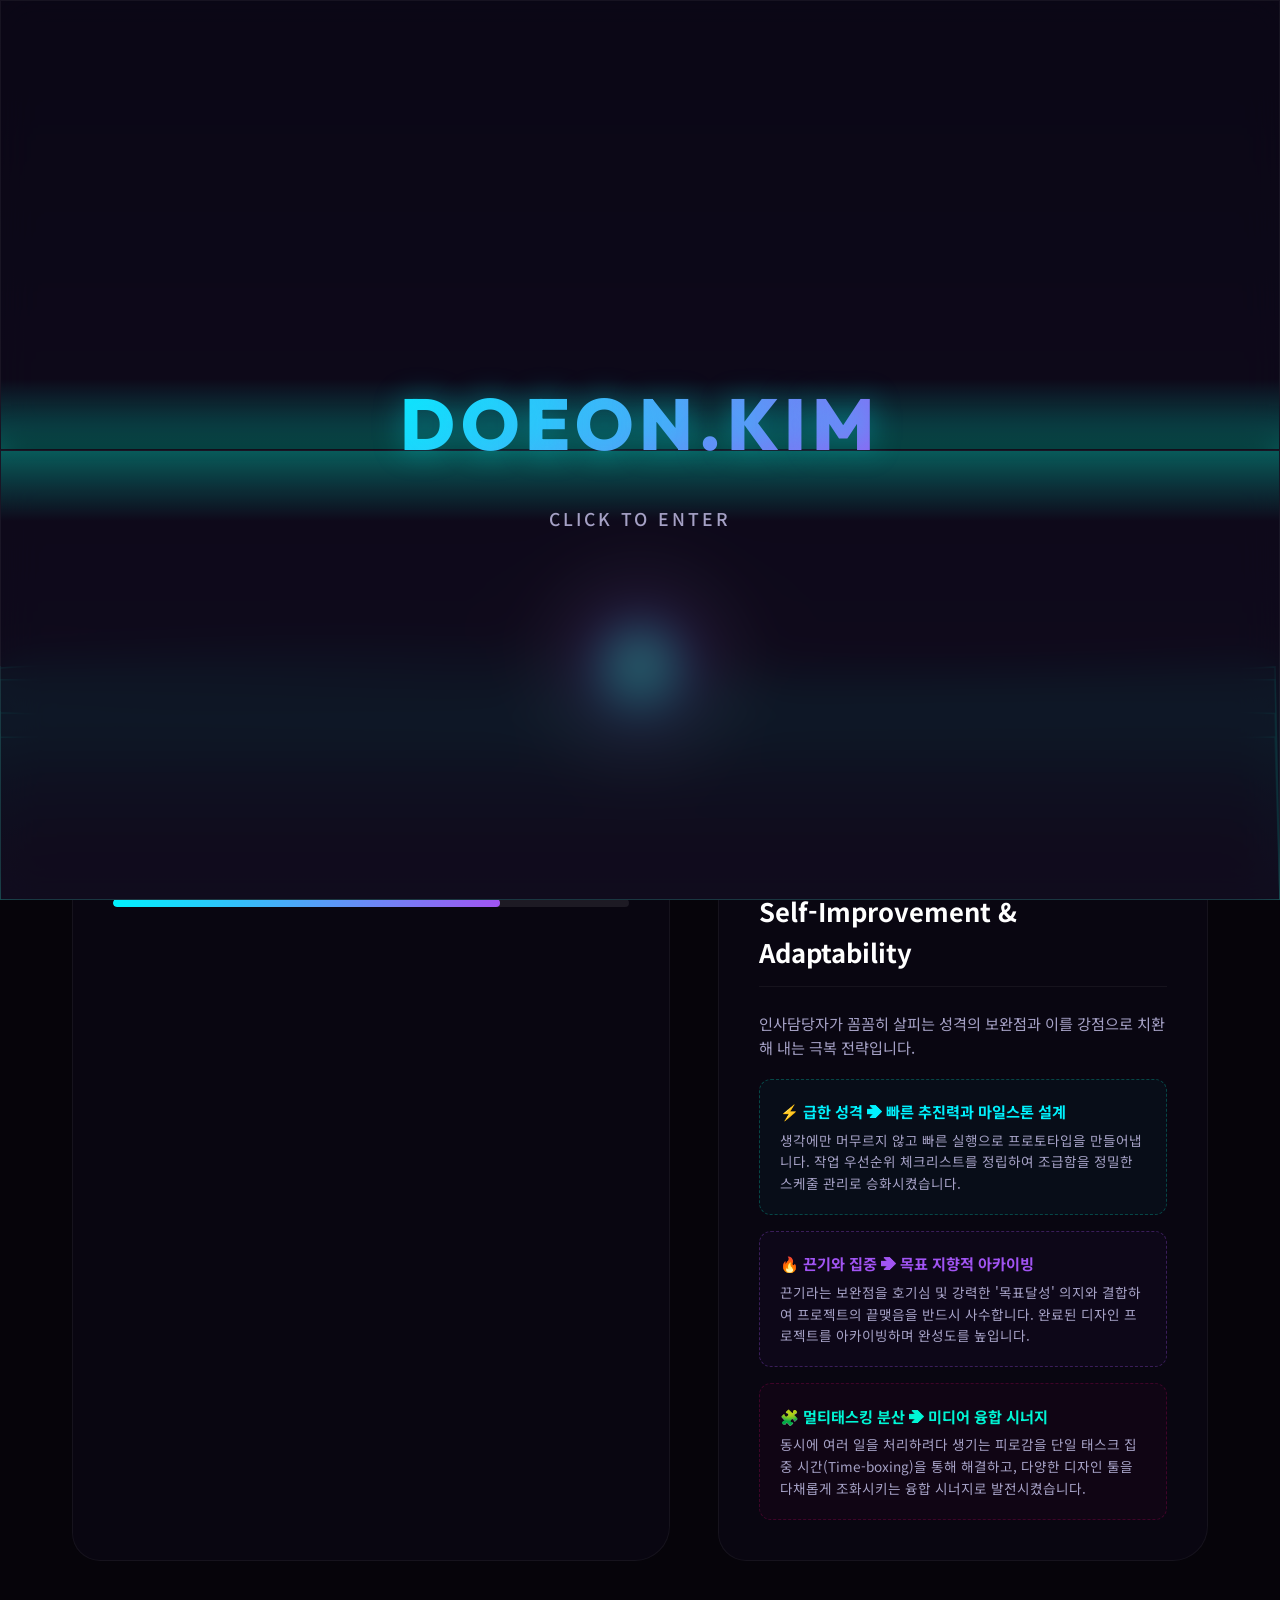
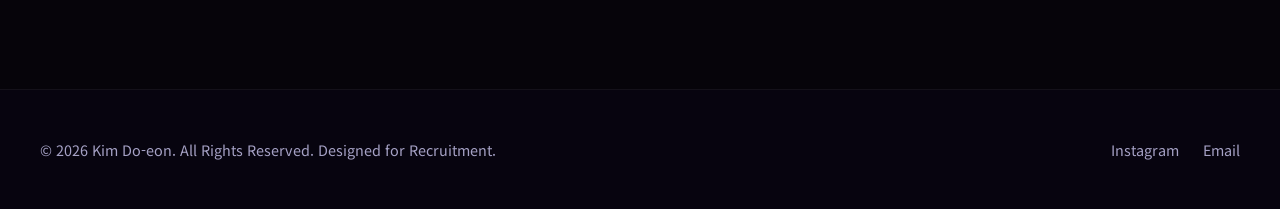
<file: skills.html>
<!DOCTYPE html>
<html lang="ko">
<head>
  <meta charset="UTF-8">
  <meta name="viewport" content="width=device-width, initial-scale=1.0">
  <meta name="description" content="김도언의 디자인 툴 숙련도, 디자인 역량, 전문 자격증 및 인성적 강점과 단점 극복 전략을 명시한 페이지입니다.">
  <title>자격 및 역량 | 김도언 포트폴리오</title>
  <link rel="stylesheet" href="style.css">
</head>
<body>

  <!-- Header & Navigation -->
  <header>
    <div class="nav-container">
      <a href="index.html" class="logo">DOEON<span>.KIM</span></a>
      <nav>
        <ul>
          <li><a href="index.html">인적사항</a></li>
          <li><a href="activity.html">활동사항</a></li>
          <li><a href="skills.html" class="active">자격 및 역량</a></li>
        </ul>
      </nav>
    </div>
  </header>

  <!-- Main Container -->
  <main class="container animate-fade-in">
    
    <section>
      <h2 class="section-title"><span>Skills & Credentials</span>자격 및 역량</h2>
      
      <div class="skills-container">
        
        <!-- Left Column: Software & Technical Skills -->
        <div class="glass-card">
          <h2 style="font-size: 1.8rem; margin-bottom: 2rem; border-bottom: 1px solid var(--border-glass); padding-bottom: 1rem;">Creative Tech Skills</h2>
          
          <div class="skills-category">
            <h3>3D & Space Design</h3>
            <div class="progress-bar-wrapper">
              <div class="progress-info">
                <span class="progress-name">Blender & Unreal Engine (3D 모델링 및 공간 연출)</span>
                <span class="progress-val">85%</span>
              </div>
              <div class="progress-track">
                <div class="progress-fill" data-target="85%"></div>
              </div>
            </div>
            <div class="progress-bar-wrapper">
              <div class="progress-info">
                <span class="progress-name">Projection Mapping & Interaction (실감형 콘텐츠)</span>
                <span class="progress-val">80%</span>
              </div>
              <div class="progress-track">
                <div class="progress-fill" data-target="80%"></div>
              </div>
            </div>
          </div>

          <div class="skills-category">
            <h3>Video & Motion Graphics</h3>
            <div class="progress-bar-wrapper">
              <div class="progress-info">
                <span class="progress-name">Adobe After Effects & Premiere Pro (모션 그래픽/영상편집)</span>
                <span class="progress-val">90%</span>
              </div>
              <div class="progress-track">
                <div class="progress-fill" data-target="90%"></div>
              </div>
            </div>
          </div>

          <div class="skills-category">
            <h3>AI Art & Interactive Web</h3>
            <div class="progress-bar-wrapper">
              <div class="progress-info">
                <span class="progress-name">Generative AI Artworks (Stable Diffusion, Midjourney)</span>
                <span class="progress-val">88%</span>
              </div>
              <div class="progress-track">
                <div class="progress-fill" data-target="88%"></div>
              </div>
            </div>
            <div class="progress-bar-wrapper">
              <div class="progress-info">
                <span class="progress-name">HTML5, CSS3, Javascript & WebGL (웹 인터랙션)</span>
                <span class="progress-val">75%</span>
              </div>
              <div class="progress-track">
                <div class="progress-fill" data-target="75%"></div>
              </div>
            </div>
          </div>
        </div>

        <!-- Right Column: Certifications & Personality Analysis -->
        <div style="display: flex; flex-direction: column; gap: 2rem;">
          
          <!-- Certifications Card -->
          <div class="glass-card">
            <h2 style="font-size: 1.6rem; margin-bottom: 1.5rem; border-bottom: 1px solid var(--border-glass); padding-bottom: 0.8rem;">Certifications</h2>
            <div class="cert-list">
              
              <div class="cert-card" style="background: rgba(255,255,255,0.02); border-radius: 12px; border: 1px solid var(--border-glass);">
                <div class="cert-info">
                  <h4>멀티미디어콘텐츠제작전문가</h4>
                  <p>한국산업인력공단</p>
                </div>
                <div class="cert-date">합격</div>
              </div>

              <div class="cert-card" style="background: rgba(255,255,255,0.02); border-radius: 12px; border: 1px solid var(--border-glass);">
                <div class="cert-info">
                  <h4>컴퓨터그래픽스운용기능사</h4>
                  <p>한국산업인력공단</p>
                </div>
                <div class="cert-date">합격</div>
              </div>

              <div class="cert-card" style="background: rgba(255,255,255,0.02); border-radius: 12px; border: 1px solid var(--border-glass);">
                <div class="cert-info">
                  <h4>GTQ 그래픽기술자격 1급</h4>
                  <p>한국생산성본부</p>
                </div>
                <div class="cert-date">합격</div>
              </div>

            </div>
          </div>

          <!-- Self Analysis Card (Strength & Weakness) -->
          <div class="glass-card">
            <h2 style="font-size: 1.6rem; margin-bottom: 1.5rem; border-bottom: 1px solid var(--border-glass); padding-bottom: 0.8rem;">Self-Improvement & Adaptability</h2>
            <p style="color: var(--text-muted); font-size: 0.95rem; margin-bottom: 1.2rem;">
              인사담당자가 꼼꼼히 살피는 성격의 보완점과 이를 강점으로 치환해 내는 극복 전략입니다.
            </p>
            
            <div style="display: flex; flex-direction: column; gap: 1rem;">
              <div style="background: rgba(0, 242, 254, 0.03); border: 1px dashed var(--border-neon); padding: 1.2rem; border-radius: 12px;">
                <h4 style="color: var(--primary); font-size: 0.95rem; margin-bottom: 0.4rem;">⚡ 급한 성격 ➔ 빠른 추진력과 마일스톤 설계</h4>
                <p style="font-size: 0.85rem; color: var(--text-muted);">
                  생각에만 머무르지 않고 빠른 실행으로 프로토타입을 만들어냅니다. 작업 우선순위 체크리스트를 정립하여 조급함을 정밀한 스케줄 관리로 승화시켰습니다.
                </p>
              </div>

              <div style="background: rgba(161, 84, 242, 0.03); border: 1px dashed rgba(161, 84, 242, 0.3); padding: 1.2rem; border-radius: 12px;">
                <h4 style="color: var(--secondary); font-size: 0.95rem; margin-bottom: 0.4rem;">🔥 끈기와 집중 ➔ 목표 지향적 아카이빙</h4>
                <p style="font-size: 0.85rem; color: var(--text-muted);">
                  끈기라는 보완점을 호기심 및 강력한 '목표달성' 의지와 결합하여 프로젝트의 끝맺음을 반드시 사수합니다. 완료된 디자인 프로젝트를 아카이빙하며 완성도를 높입니다.
                </p>
              </div>

              <div style="background: rgba(255, 0, 127, 0.03); border: 1px dashed rgba(255, 0, 127, 0.2); padding: 1.2rem; border-radius: 12px;">
                <h4 style="color: var(--accent); font-size: 0.95rem; margin-bottom: 0.4rem;">🧩 멀티태스킹 분산 ➔ 미디어 융합 시너지</h4>
                <p style="font-size: 0.85rem; color: var(--text-muted);">
                  동시에 여러 일을 처리하려다 생기는 피로감을 단일 태스크 집중 시간(Time-boxing)을 통해 해결하고, 다양한 디자인 툴을 다채롭게 조화시키는 융합 시너지로 발전시켰습니다.
                </p>
              </div>
            </div>
          </div>

        </div>

      </div>

    </section>

  </main>

  <!-- Footer -->
  <footer>
    <div class="footer-content">
      <p>&copy; 2026 Kim Do-eon. All Rights Reserved. Designed for Recruitment.</p>
      <div class="footer-socials">
        <a href="https://instagram.com" target="_blank">Instagram</a>
        <a href="mailto:doeon.design@example.com">Email</a>
      </div>
    </div>
  </footer>

  <script src="script.js"></script>
</body>
</html>
</file>
<file: style.css>
@import url('https://fonts.googleapis.com/css2?family=Noto+Sans+KR:wght@300;400;500;700&family=Outfit:wght@300;400;500;600;700&display=swap');

:root {
  --bg-dark: #06040a;
  --bg-card: rgba(14, 10, 28, 0.45);
  --bg-card-hover: rgba(22, 16, 45, 0.65);
  --primary: #00F2FE;
  --secondary: #A154F2;
  --accent: #00F5D4; /* 핑크를 오가닉 감성의 밝은 청록(Teal)으로 변경 */
  --text-main: #FFFFFF;
  --text-muted: #A5A1C5;
  --border-glass: rgba(255, 255, 255, 0.05);
  --border-neon: rgba(0, 245, 212, 0.25);
  --font-en: 'Outfit', sans-serif;
  --font-kr: 'Noto Sans KR', sans-serif;
  --transition: all 0.5s cubic-bezier(0.15, 0.85, 0.3, 1); /* 더 부드럽고 유기적인 트랜지션 속도 */
  --shadow-neon: 0 0 20px rgba(0, 245, 212, 0.15);
  --shadow-neon-hover: 0 0 30px rgba(0, 242, 254, 0.35), 0 0 15px rgba(161, 84, 242, 0.2);
}

* {
  box-sizing: border-box;
  margin: 0;
  padding: 0;
}

body {
  background-color: var(--bg-dark);
  color: var(--text-main);
  font-family: var(--font-kr);
  line-height: 1.6;
  overflow-x: hidden;
  /* 캔버스가 배경을 덮을 수 있도록 투명하게 두거나 어두운 기본 배경 유지 */
}

/* 동적으로 추가되는 오가닉 캔버스 고정 배치 */
#organic-canvas {
  position: fixed;
  top: 0;
  left: 0;
  width: 100vw;
  height: 100vh;
  z-index: -2;
  pointer-events: none;
  background-color: var(--bg-dark);
}

/* Header & Navigation */
header {
  position: fixed;
  top: 0;
  left: 0;
  width: 100%;
  z-index: 1000;
  background: rgba(8, 5, 16, 0.7);
  backdrop-filter: blur(15px);
  -webkit-backdrop-filter: blur(15px);
  border-bottom: 1px solid var(--border-glass);
}

.nav-container {
  max-width: 1200px;
  margin: 0 auto;
  padding: 1.2rem 2rem;
  display: flex;
  justify-content: space-between;
  align-items: center;
}

.logo {
  font-family: var(--font-en);
  font-size: 1.5rem;
  font-weight: 700;
  letter-spacing: 1px;
  background: linear-gradient(135deg, var(--primary), var(--secondary));
  -webkit-background-clip: text;
  -webkit-text-fill-color: transparent;
  text-decoration: none;
}

.logo span {
  font-weight: 300;
  color: var(--text-main);
  -webkit-text-fill-color: var(--text-main);
}

nav ul {
  display: flex;
  list-style: none;
  gap: 2.5rem;
  align-items: center; /* 아이콘 수직 가운데 정렬 */
}

nav a {
  text-decoration: none;
  color: var(--text-muted);
  font-family: var(--font-en);
  font-weight: 500;
  font-size: 1rem;
  text-transform: uppercase;
  letter-spacing: 1px;
  transition: var(--transition);
  position: relative;
  padding: 0.5rem 0;
}

nav a:hover, nav a.active {
  color: var(--primary);
  text-shadow: 0 0 10px rgba(0, 242, 254, 0.4);
}

nav a::after {
  content: '';
  position: absolute;
  bottom: 0;
  left: 0;
  width: 0;
  height: 2px;
  background: linear-gradient(90deg, var(--primary), var(--secondary));
  transition: var(--transition);
}

nav a:hover::after, nav a.active::after {
  width: 100%;
}

/* Layout Containers */
.container {
  max-width: 1200px;
  margin: 0 auto;
  padding: 8rem 2rem 4rem 2rem;
  min-height: 100vh;
  display: flex;
  flex-direction: column;
}

/* Animations */
@keyframes fadeInUp {
  from {
    opacity: 0;
    transform: translateY(30px);
  }
  to {
    opacity: 1;
    transform: translateY(0);
  }
}

.animate-fade-in {
  animation: fadeInUp 0.8s cubic-bezier(0.25, 0.8, 0.25, 1) forwards;
}

/* Buttons */
.btn {
  display: inline-flex;
  align-items: center;
  justify-content: center;
  padding: 0.8rem 1.8rem;
  border-radius: 50px;
  font-family: var(--font-kr);
  font-weight: 500;
  font-size: 0.95rem;
  text-decoration: none;
  cursor: pointer;
  transition: var(--transition);
  gap: 0.5rem;
}

.btn-primary {
  background: linear-gradient(135deg, var(--primary), var(--secondary));
  color: var(--bg-dark);
  font-weight: 700;
  border: none;
  box-shadow: var(--shadow-neon);
}

.btn-primary:hover {
  transform: translateY(-3px);
  box-shadow: var(--shadow-neon-hover);
}

.btn-secondary {
  background: transparent;
  color: var(--text-main);
  border: 1px solid var(--border-glass);
  backdrop-filter: blur(5px);
}

.btn-secondary:hover {
  border-color: var(--primary);
  background: rgba(0, 242, 254, 0.05);
  box-shadow: 0 0 15px rgba(0, 242, 254, 0.15);
  transform: translateY(-3px);
}

/* Cards & Glassmorphism */
.glass-card {
  background: var(--bg-card);
  border: 1px solid var(--border-glass);
  border-radius: 30px 24px 35px 28px; /* 비대칭적인 오가닉 라운딩 적용 */
  padding: 2.5rem;
  backdrop-filter: blur(16px);
  -webkit-backdrop-filter: blur(16px);
  transition: var(--transition);
}

.glass-card:hover {
  background: var(--bg-card-hover);
  border-color: var(--border-neon);
  border-radius: 24px 35px 28px 30px; /* 호버 시 미세하게 유기적인 형태 변화 */
  transform: translateY(-6px) scale(1.01);
  box-shadow: 0 15px 35px rgba(0, 0, 0, 0.4), 0 0 25px rgba(0, 245, 212, 0.08);
}

/* Section Title */
.section-title {
  font-family: var(--font-en);
  font-size: 3rem;
  font-weight: 800;
  margin-bottom: 3rem;
  position: relative;
  display: inline-block;
}

.section-title::after {
  content: '';
  position: absolute;
  bottom: -10px;
  left: 0;
  width: 60px;
  height: 4px;
  background: linear-gradient(90deg, var(--primary), var(--secondary));
  border-radius: 2px;
}

.section-title span {
  font-family: var(--font-kr);
  font-weight: 300;
  font-size: 1.2rem;
  color: var(--text-muted);
  display: block;
  margin-bottom: 0.5rem;
  text-transform: uppercase;
  letter-spacing: 2px;
}

/* ---------------------------------
   Home & Profile Page (index.html)
   --------------------------------- */
.hero-section {
  display: grid;
  grid-template-columns: 1.2fr 0.8fr;
  gap: 4rem;
  align-items: center;
  margin-bottom: 5rem;
}

.hero-text h1 {
  font-size: 3.8rem;
  font-weight: 800;
  line-height: 1.2;
  margin-bottom: 1.5rem;
}

.hero-text h1 .highlight {
  background: linear-gradient(135deg, var(--primary), var(--secondary));
  -webkit-background-clip: text;
  -webkit-text-fill-color: transparent;
}

.hero-text p {
  color: var(--text-muted);
  font-size: 1.15rem;
  margin-bottom: 2.5rem;
  max-width: 600px;
}

.hero-image-wrapper {
  position: relative;
  display: flex;
  justify-content: center;
  align-items: center;
}

/* 오가닉 유체 형태의 모핑 키프레임 */
@keyframes organic-morph {
  0% {
    border-radius: 60% 40% 30% 70% / 60% 30% 70% 40%;
  }
  50% {
    border-radius: 45% 55% 40% 60% / 50% 45% 55% 50%;
  }
  100% {
    border-radius: 60% 40% 30% 70% / 60% 30% 70% 40%;
  }
}

.hero-image-glow {
  position: absolute;
  width: 100%;
  height: 100%;
  background: linear-gradient(135deg, var(--primary), var(--secondary));
  filter: blur(40px);
  opacity: 0.25;
  border-radius: 30px;
  z-index: 1;
  animation: organic-morph 10s ease-in-out infinite alternate; /* 유체 모핑 적용 */
}

.hero-image {
  width: 100%;
  max-width: 400px;
  aspect-ratio: 1;
  border-radius: 30px;
  object-fit: cover;
  border: 1px solid var(--border-neon);
  z-index: 2;
  box-shadow: 0 15px 35px rgba(0, 0, 0, 0.5);
  transition: var(--transition);
  animation: organic-morph 10s ease-in-out infinite; /* 유체 모핑 적용 */
}

.hero-image:hover {
  transform: scale(1.03);
  border-color: var(--primary);
  box-shadow: var(--shadow-neon-hover);
}

/* Profile Info Section */
.profile-grid {
  display: grid;
  grid-template-columns: 1.2fr 0.8fr;
  gap: 3rem;
  margin-bottom: 4rem;
}

.info-list {
  display: grid;
  grid-template-columns: repeat(2, 1fr);
  gap: 2rem;
}

.info-item h3 {
  font-size: 0.9rem;
  color: var(--text-muted);
  text-transform: uppercase;
  margin-bottom: 0.5rem;
  letter-spacing: 1px;
}

.info-item p {
  font-size: 1.1rem;
  font-weight: 500;
}

.trait-tags {
  display: flex;
  flex-wrap: wrap;
  gap: 0.8rem;
  margin-top: 1rem;
}

.trait-tag {
  background: rgba(161, 84, 242, 0.15);
  border: 1px solid rgba(161, 84, 242, 0.3);
  color: #D3A4FF;
  padding: 0.4rem 1rem;
  border-radius: 50px;
  font-size: 0.9rem;
  font-weight: 500;
}

.trait-tag.strength {
  background: rgba(0, 242, 254, 0.12);
  border: 1px solid rgba(0, 242, 254, 0.3);
  color: var(--primary);
}

/* ---------------------------------
   Activities Page (activity.html)
   --------------------------------- */
.activities-grid {
  display: grid;
  grid-template-columns: repeat(2, 1fr);
  gap: 2.5rem;
  margin-bottom: 4rem;
}

.activity-card {
  display: flex;
  flex-direction: column;
  overflow: hidden;
  padding: 0;
  border-radius: 28px; /* 부드러운 액자 형태 유지 */
}

.activity-img-wrapper {
  position: relative;
  width: 100%;
  height: 240px;
  overflow: hidden;
  border-top-left-radius: 28px;
  border-top-right-radius: 28px;
}

.activity-img {
  width: 100%;
  height: 100%;
  object-fit: cover;
  transition: var(--transition);
}

.activity-card:hover .activity-img {
  transform: scale(1.08);
}

.activity-content {
  padding: 2rem;
  display: flex;
  flex-direction: column;
  flex-grow: 1;
}

.activity-badge {
  align-self: flex-start;
  background: linear-gradient(135deg, var(--primary), var(--secondary));
  color: var(--bg-dark);
  padding: 0.3rem 0.8rem;
  border-radius: 4px;
  font-size: 0.8rem;
  font-weight: 700;
  margin-bottom: 1rem;
  text-transform: uppercase;
}

.activity-title {
  font-size: 1.4rem;
  font-weight: 700;
  margin-bottom: 0.8rem;
}

.activity-date {
  color: var(--text-muted);
  font-size: 0.9rem;
  font-family: var(--font-en);
  margin-bottom: 1rem;
}

.activity-desc {
  color: var(--text-muted);
  font-size: 0.95rem;
  margin-bottom: 1.5rem;
  flex-grow: 1;
}

.activity-desc ul {
  padding-left: 1.2rem;
  margin-top: 0.5rem;
}

.activity-desc li {
  margin-bottom: 0.4rem;
}

/* ---------------------------------
   Skills & Certs Page (skills.html)
   --------------------------------- */
.skills-container {
  display: grid;
  grid-template-columns: 1.1fr 0.9fr;
  gap: 3rem;
  margin-bottom: 4rem;
}

.skills-category {
  margin-bottom: 2.5rem;
}

.skills-category h3 {
  font-size: 1.2rem;
  margin-bottom: 1.2rem;
  border-left: 3px solid var(--primary);
  padding-left: 0.8rem;
}

.skill-list {
  display: flex;
  flex-wrap: wrap;
  gap: 1rem;
}

.skill-badge {
  background: rgba(255, 255, 255, 0.04);
  border: 1px solid var(--border-glass);
  padding: 0.6rem 1.2rem;
  border-radius: 12px;
  font-weight: 500;
  display: flex;
  align-items: center;
  gap: 0.6rem;
  transition: var(--transition);
}

.skill-badge:hover {
  border-color: var(--primary);
  background: rgba(0, 242, 254, 0.05);
  transform: translateY(-2px);
}

.skill-icon {
  width: 18px;
  height: 18px;
  stroke: var(--primary);
}

.progress-bar-wrapper {
  margin-bottom: 1.5rem;
}

.progress-info {
  display: flex;
  justify-content: space-between;
  margin-bottom: 0.5rem;
}

.progress-name {
  font-weight: 500;
  font-size: 0.95rem;
}

.progress-val {
  color: var(--primary);
  font-family: var(--font-en);
  font-size: 0.9rem;
}

.progress-track {
  width: 100%;
  height: 8px;
  background: rgba(255, 255, 255, 0.08);
  border-radius: 4px;
  overflow: hidden;
}

.progress-fill {
  height: 100%;
  background: linear-gradient(90deg, var(--primary), var(--secondary));
  border-radius: 4px;
  width: 0; /* Dynamic loading via JS */
  transition: width 1.5s cubic-bezier(0.1, 0.8, 0.3, 1);
}

/* Certifications */
.cert-list {
  display: flex;
  flex-direction: column;
  gap: 1.5rem;
}

.cert-card {
  display: flex;
  justify-content: space-between;
  align-items: center;
  padding: 1.5rem 2rem;
}

.cert-info h4 {
  font-size: 1.1rem;
  font-weight: 600;
  margin-bottom: 0.3rem;
}

.cert-info p {
  color: var(--text-muted);
  font-size: 0.9rem;
}

.cert-date {
  font-family: var(--font-en);
  color: var(--primary);
  font-weight: 600;
  font-size: 0.95rem;
  background: rgba(0, 242, 254, 0.1);
  padding: 0.4rem 1rem;
  border-radius: 50px;
  border: 1px solid rgba(0, 242, 254, 0.2);
}

/* Footer */
footer {
  border-top: 1px solid var(--border-glass);
  background: rgba(8, 5, 16, 0.9);
  padding: 3rem 2rem;
  text-align: center;
  color: var(--text-muted);
  font-size: 0.9rem;
}

.footer-content {
  max-width: 1200px;
  margin: 0 auto;
  display: flex;
  justify-content: space-between;
  align-items: center;
}

.footer-socials {
  display: flex;
  gap: 1.5rem;
}

.footer-socials a {
  color: var(--text-muted);
  text-decoration: none;
  font-size: 0.9rem;
  transition: var(--transition);
}

.footer-socials a:hover {
  color: var(--primary);
}

/* Responsive Design */
@media (max-width: 992px) {
  .hero-section {
    grid-template-columns: 1fr;
    gap: 3rem;
    text-align: center;
  }
  .hero-image-wrapper {
    order: -1;
  }
  .hero-text p {
    margin-left: auto;
    margin-right: auto;
  }
  .profile-grid {
    grid-template-columns: 1fr;
  }
  .activities-grid {
    grid-template-columns: 1fr;
  }
  .skills-container {
    grid-template-columns: 1fr;
  }
}

@media (max-width: 768px) {
  .nav-container {
    flex-direction: column;
    gap: 1rem;
  }
  nav ul {
    gap: 1.5rem;
  }
  .section-title {
    font-size: 2.2rem;
  }
  .info-list {
    grid-template-columns: 1fr;
  }
  .footer-content {
    flex-direction: column;
    gap: 1.5rem;
  }
}

/* 테마 토글 버튼 스타일 */
#theme-toggle {
  background: transparent;
  border: 1px solid var(--border-glass);
  color: var(--text-muted);
  cursor: pointer;
  padding: 0.5rem;
  border-radius: 50%;
  display: flex;
  align-items: center;
  justify-content: center;
  transition: var(--transition);
  outline: none;
}

#theme-toggle:hover {
  color: var(--primary);
  border-color: var(--border-neon);
  box-shadow: var(--shadow-neon);
  transform: rotate(15deg) scale(1.1);
}

.theme-icon {
  width: 20px;
  height: 20px;
  stroke: currentColor;
  fill: none;
  stroke-width: 2;
  transition: var(--transition);
}

/* 라이트 모드 (핫핑크 테마 오버라이드) */
body.light-mode {
  --bg-dark: #fff0f5; /* Lavender Blush - 부드러운 분홍빛 화이트 */
  --bg-card: rgba(255, 235, 242, 0.7); /* 투명 핑크 유리 */
  --bg-card-hover: rgba(255, 220, 235, 0.9);
  --primary: #ff007f; /* 핫핑크 */
  --secondary: #ff69b4; /* 딥 핑크 */
  --accent: #d20062; /* 짙은 장미빛 핫핑크 */
  --text-main: #3a001c; /* 가독성 높은 핑크 브라운 */
  --text-muted: #8c5370; /* 차분한 핑크빛 그레이 */
  --border-glass: rgba(255, 0, 127, 0.08);
  --border-neon: rgba(255, 0, 127, 0.3);
  --shadow-neon: 0 0 20px rgba(255, 0, 127, 0.15);
  --shadow-neon-hover: 0 0 30px rgba(255, 0, 127, 0.35), 0 0 15px rgba(255, 105, 180, 0.2);
}

/* 라이트 모드 세부 조정 */
body.light-mode header {
  background: rgba(255, 240, 245, 0.85);
}

body.light-mode .trait-tag {
  background: rgba(255, 105, 180, 0.15);
  border: 1px solid rgba(255, 105, 180, 0.3);
  color: #d20062;
}

body.light-mode .trait-tag.strength {
  background: rgba(255, 0, 127, 0.12);
  border: 1px solid rgba(255, 0, 127, 0.3);
  color: #ff007f;
}

body.light-mode .progress-track {
  background: rgba(255, 0, 127, 0.06);
}

body.light-mode .cert-card {
  background: rgba(255, 255, 255, 0.5) !important;
  border-color: rgba(255, 0, 127, 0.1) !important;
}

body.light-mode .cert-date {
  background: rgba(255, 0, 127, 0.08);
  border-color: rgba(255, 0, 127, 0.15);
  color: #ff007f;
}

body.light-mode footer {
  background: rgba(255, 240, 245, 0.9);
}

body.light-mode .hero-image-glow {
  opacity: 0.15;
}

body.light-mode .btn-primary {
  color: #ffffff; /* 흰색 글자로 가독성 확보 */
}

body.light-mode .btn-secondary:hover {
  background: rgba(255, 0, 127, 0.05);
}

/* =================================
   관리자 모드 (Admin CMS) 스타일
   ================================= */

/* 1. 편집 가능 상태가 된 요소들의 안내 테두리 */
body.admin-mode .editable-element {
  outline: 1px dashed var(--primary);
  outline-offset: 4px;
  cursor: text;
  position: relative;
  transition: outline 0.2s ease, background-color 0.2s ease;
}

body.admin-mode .editable-element:hover {
  outline: 2px dashed var(--accent);
  background-color: rgba(0, 245, 212, 0.06);
}

body.admin-mode .editable-element:focus {
  outline: 2px solid var(--accent);
  background-color: rgba(0, 245, 212, 0.1);
}

/* 라이트모드 핫핑크 테마일 때 편집 가이드 색상 보정 */
body.light-mode.admin-mode .editable-element:hover {
  background-color: rgba(255, 0, 127, 0.05);
}
body.light-mode.admin-mode .editable-element:focus {
  background-color: rgba(255, 0, 127, 0.08);
}

/* 2. 우측 상단 네비게이션바 관리자 버튼 */
#admin-toggle-btn {
  background: transparent;
  border: 1px solid var(--border-glass);
  color: var(--text-muted);
  cursor: pointer;
  padding: 0.5rem;
  border-radius: 50%;
  display: flex;
  align-items: center;
  justify-content: center;
  transition: var(--transition);
  outline: none;
}

#admin-toggle-btn:hover, #admin-toggle-btn.active {
  color: var(--primary);
  border-color: var(--border-neon);
  box-shadow: var(--shadow-neon);
  background: rgba(0, 245, 212, 0.05);
  transform: rotate(20deg) scale(1.1); /* 톱니바퀴 회전 피드백 */
}

body.light-mode #admin-toggle-btn:hover, body.light-mode #admin-toggle-btn.active {
  background: rgba(255, 0, 127, 0.05);
}

/* 3. 하단 우측 고정식 관리자용 컨트롤 패널 */
#admin-panel {
  position: fixed;
  bottom: 2rem;
  right: 2rem;
  background: var(--bg-card);
  border: 1px solid var(--border-neon);
  border-radius: 20px;
  padding: 1.5rem;
  backdrop-filter: blur(15px);
  -webkit-backdrop-filter: blur(15px);
  z-index: 1001;
  box-shadow: 0 10px 30px rgba(0, 0, 0, 0.5), var(--shadow-neon);
  display: flex;
  flex-direction: column;
  gap: 1rem;
  width: 300px;
  transition: transform 0.4s cubic-bezier(0.16, 1, 0.3, 1), opacity 0.4s ease;
  transform: translateY(150px);
  opacity: 0;
  pointer-events: none;
}

#admin-panel.active {
  transform: translateY(0);
  opacity: 1;
  pointer-events: auto;
}

#admin-panel h5 {
  font-size: 1rem;
  color: var(--primary);
  font-weight: 700;
}

#admin-panel p {
  font-size: 0.78rem;
  color: var(--text-muted);
  line-height: 1.4;
  margin: 0;
}

.admin-btn-group {
  display: flex;
  gap: 0.8rem;
}

.admin-control-btn {
  flex: 1;
  padding: 0.6rem;
  border-radius: 8px;
  font-size: 0.82rem;
  font-weight: 600;
  cursor: pointer;
  border: none;
  transition: var(--transition);
}

.admin-save-btn {
  background: linear-gradient(135deg, var(--primary), var(--secondary));
  color: var(--bg-dark);
}

body.light-mode .admin-save-btn {
  color: #ffffff;
}

.admin-save-btn:hover {
  transform: translateY(-2px);
  box-shadow: var(--shadow-neon-hover);
}

.admin-reset-btn {
  background: rgba(255, 255, 255, 0.04);
  border: 1px solid var(--border-glass);
  color: var(--text-main);
}

.admin-reset-btn:hover {
  background: rgba(255, 0, 127, 0.1);
  border-color: rgba(255, 0, 127, 0.3);
}

/* =================================
   관리자 로그인 모달 (Login Popup)
   ================================= */
.admin-login-overlay {
  position: fixed;
  top: 0;
  left: 0;
  width: 100vw;
  height: 100vh;
  background: rgba(6, 4, 10, 0.65);
  backdrop-filter: blur(10px);
  -webkit-backdrop-filter: blur(10px);
  z-index: 2000;
  display: flex;
  justify-content: center;
  align-items: center;
  opacity: 0;
  pointer-events: none;
  transition: opacity 0.3s ease;
}

.admin-login-overlay.active {
  opacity: 1;
  pointer-events: auto;
}

.login-modal {
  background: var(--bg-card);
  border: 1px solid var(--border-neon);
  border-radius: 24px;
  padding: 2.5rem;
  width: 90%;
  max-width: 400px;
  box-shadow: 0 20px 50px rgba(0, 0, 0, 0.6), var(--shadow-neon);
  display: flex;
  flex-direction: column;
  gap: 1.2rem;
  transform: scale(0.9);
  transition: transform 0.3s cubic-bezier(0.16, 1, 0.3, 1), opacity 0.3s ease;
}

.admin-login-overlay.active .login-modal {
  transform: scale(1);
}

.login-modal h3 {
  font-size: 1.5rem;
  color: var(--primary);
  margin-bottom: 0.2rem;
  text-align: center;
  font-weight: 700;
}

.login-input-group {
  display: flex;
  flex-direction: column;
  gap: 0.5rem;
}

.login-input-group label {
  font-size: 0.85rem;
  color: var(--text-muted);
  font-weight: 500;
}

.login-input {
  background: rgba(255, 255, 255, 0.03);
  border: 1px solid var(--border-glass);
  border-radius: 8px;
  padding: 0.75rem 1rem;
  color: var(--text-main);
  font-size: 0.95rem;
  outline: none;
  transition: var(--transition);
}

.login-input:focus {
  border-color: var(--primary);
  background: rgba(255, 255, 255, 0.07);
  box-shadow: 0 0 10px rgba(0, 245, 212, 0.15);
}

.login-btn-group {
  display: flex;
  gap: 1rem;
  margin-top: 0.5rem;
}

.login-submit-btn {
  flex: 2;
  background: linear-gradient(135deg, var(--primary), var(--secondary));
  color: var(--bg-dark);
  font-weight: 700;
}

body.light-mode .login-submit-btn {
  color: #ffffff;
}

.login-cancel-btn {
  flex: 1;
  background: rgba(255, 255, 255, 0.04);
  border: 1px solid var(--border-glass);
  color: var(--text-main);
}

.login-error-msg {
  color: #ff3b30;
  font-size: 0.8rem;
  text-align: center;
  display: none;
  margin-top: -0.5rem;
  font-weight: 500;
}

/* 라이트모드 핫핑크 테마일 때 로그인 모달 보정 */
body.light-mode .admin-login-overlay {
  background: rgba(255, 240, 245, 0.6);
}

body.light-mode .login-input {
  background: rgba(255, 255, 255, 0.7);
  color: #3a001c;
}

/* =================================
   해돋이 대문 인트로 (Sunrise Shutter Gate)
   ================================= */
#sunrise-intro {
  position: fixed;
  top: 0;
  left: 0;
  width: 100vw;
  height: 100vh;
  z-index: 9999;
  overflow: hidden;
  pointer-events: auto;
  transition: opacity 1s cubic-bezier(0.16, 1, 0.3, 1);
  background-color: #06040a;
}

#sunrise-intro.fade-out {
  opacity: 0;
  pointer-events: none;
}

#sunrise-canvas {
  position: absolute;
  top: 0;
  left: 0;
  width: 100%;
  height: 100%;
  z-index: 1;
}

.intro-gate {
  position: absolute;
  left: 0;
  width: 100%;
  height: 50%;
  background-color: rgba(14, 10, 28, 0.65); /* 반투명 다크 글래스 */
  z-index: 2;
  transition: transform 1.8s cubic-bezier(0.85, 0, 0.15, 1);
  backdrop-filter: blur(20px);
  -webkit-backdrop-filter: blur(20px);
  border: 1px solid var(--border-glass);
}

body.light-mode .intro-gate {
  background-color: rgba(255, 240, 245, 0.65); /* 반투명 핑크 글래스 */
}

.gate-top {
  top: 0;
  box-shadow: 0 10px 30px rgba(0, 0, 0, 0.4);
}

.gate-bottom {
  bottom: 0;
  box-shadow: 0 -10px 30px rgba(0, 0, 0, 0.4);
}

/* 빛이 새어나오는 그라데이션 효과 (Light Leak) */
.gate-top::after {
  content: '';
  position: absolute;
  bottom: 0;
  left: 0;
  width: 100%;
  height: 70px;
  background: linear-gradient(to top, rgba(0, 245, 212, 0.35), transparent);
  pointer-events: none;
  z-index: 3;
}

.gate-bottom::after {
  content: '';
  position: absolute;
  top: 0;
  left: 0;
  width: 100%;
  height: 70px;
  background: linear-gradient(to bottom, rgba(0, 245, 212, 0.35), transparent);
  pointer-events: none;
  z-index: 3;
}

/* 대문 텍스트 */
.intro-content {
  position: absolute;
  top: 50%;
  left: 50%;
  transform: translate(-50%, -50%);
  z-index: 3;
  text-align: center;
  pointer-events: none;
  transition: opacity 0.8s ease, transform 0.8s ease;
  width: 100%;
  max-width: 600px;
  padding: 0 2rem;
}

.intro-content h1 {
  font-family: var(--font-en);
  font-size: 4.5rem;
  font-weight: 800;
  letter-spacing: 6px;
  background: linear-gradient(135deg, var(--primary), var(--secondary));
  -webkit-background-clip: text;
  -webkit-text-fill-color: transparent;
  margin-bottom: 1.5rem;
  text-shadow: 0 0 30px rgba(0, 242, 254, 0.35);
  animation: float-logo 3s ease-in-out infinite alternate;
}

.intro-content p {
  font-size: 1.1rem;
  color: var(--text-muted);
  letter-spacing: 3px;
  font-weight: 500;
  animation: pulse-glow 2.5s infinite ease-in-out;
}

/* 대문 상하 열림 작동 클래스 */
#sunrise-intro.open .gate-top {
  transform: translateY(-100%);
}

#sunrise-intro.open .gate-bottom {
  transform: translateY(100%);
}

#sunrise-intro.open .intro-content {
  opacity: 0;
  transform: translate(-50%, -50%) scale(0.9);
}

/* 라이트 모드(핫핑크 테마) 인트로 빛샘 색상 보정 */
body.light-mode .gate-top::after {
  background: linear-gradient(to top, rgba(255, 0, 127, 0.4), transparent);
}
body.light-mode .gate-bottom::after {
  background: linear-gradient(to bottom, rgba(255, 0, 127, 0.4), transparent);
}

@keyframes pulse-glow {
  0%, 100% {
    opacity: 0.3;
    text-shadow: 0 0 5px rgba(255, 255, 255, 0.05);
  }
  50% {
    opacity: 0.95;
    text-shadow: 0 0 20px rgba(0, 245, 212, 0.5);
  }
}

@keyframes float-logo {
  0% {
    transform: translateY(0);
  }
  100% {
    transform: translateY(-8px);
  }
}
</file>
